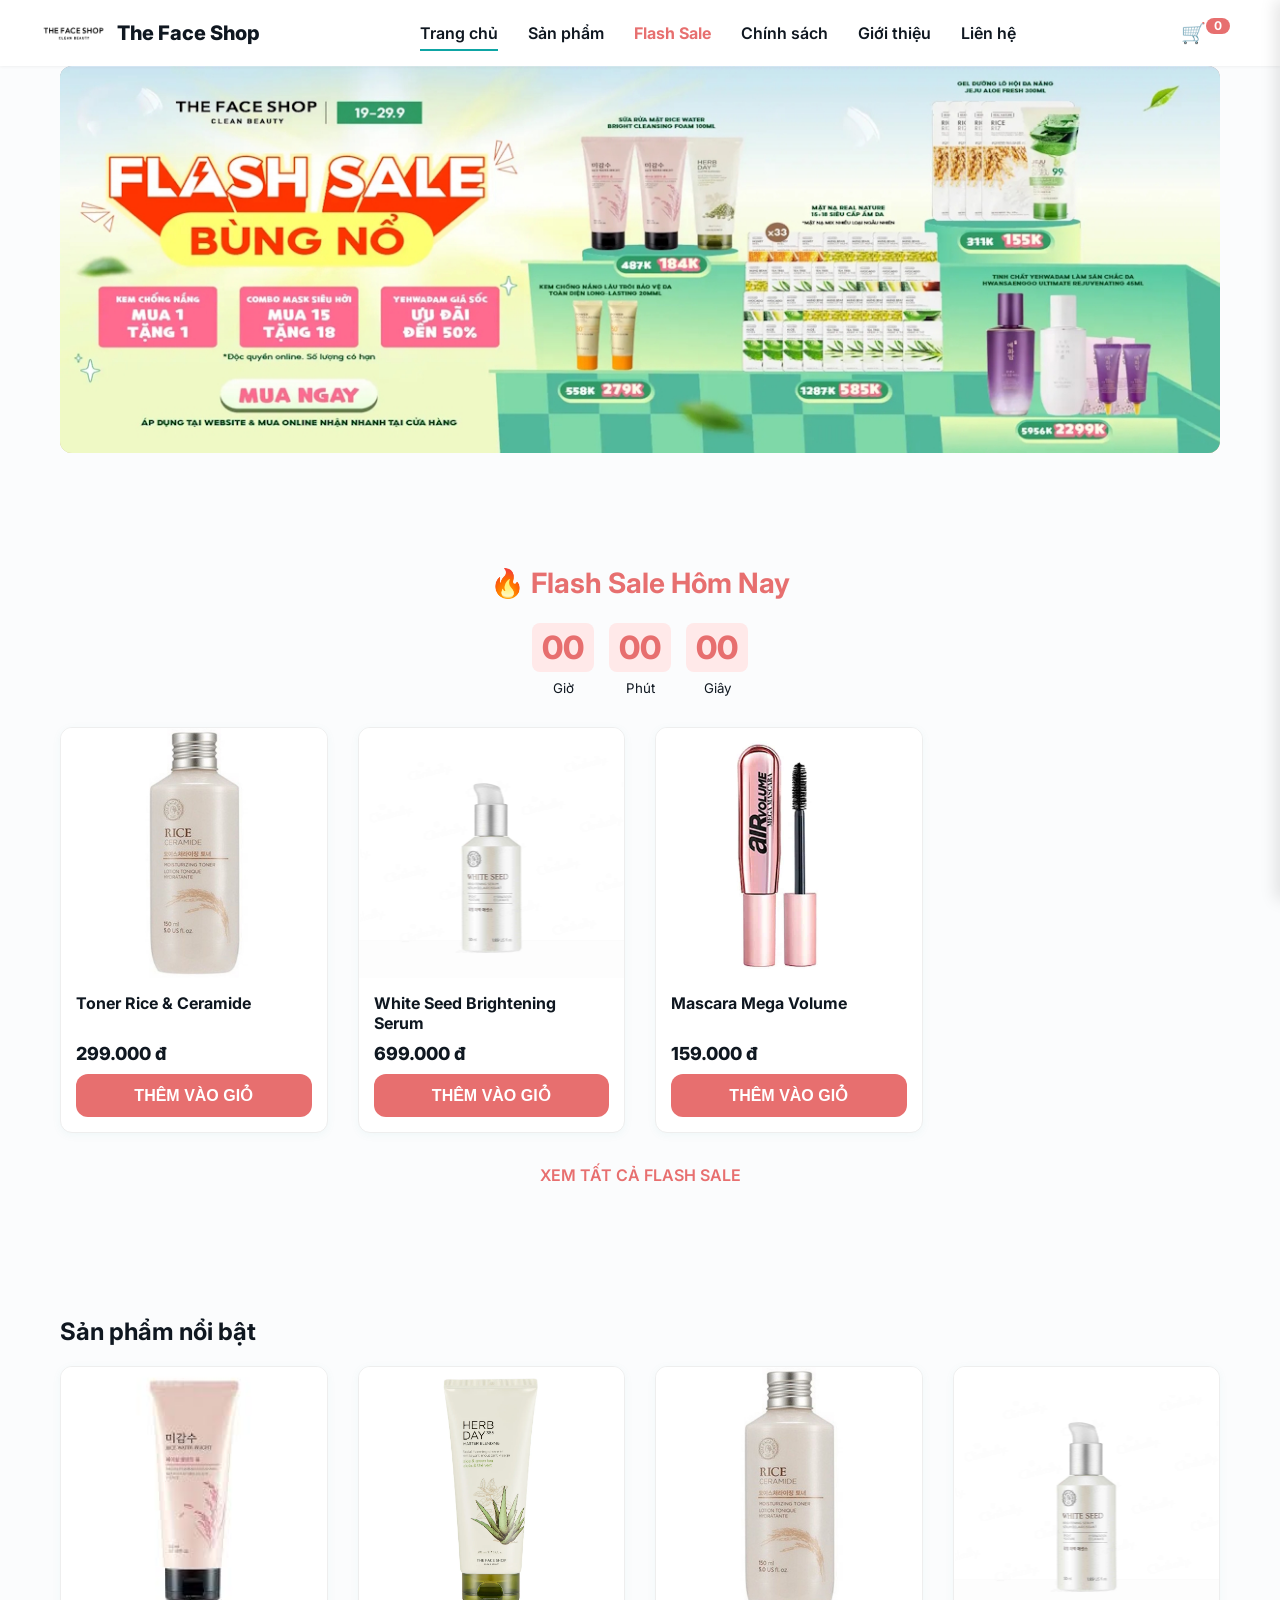
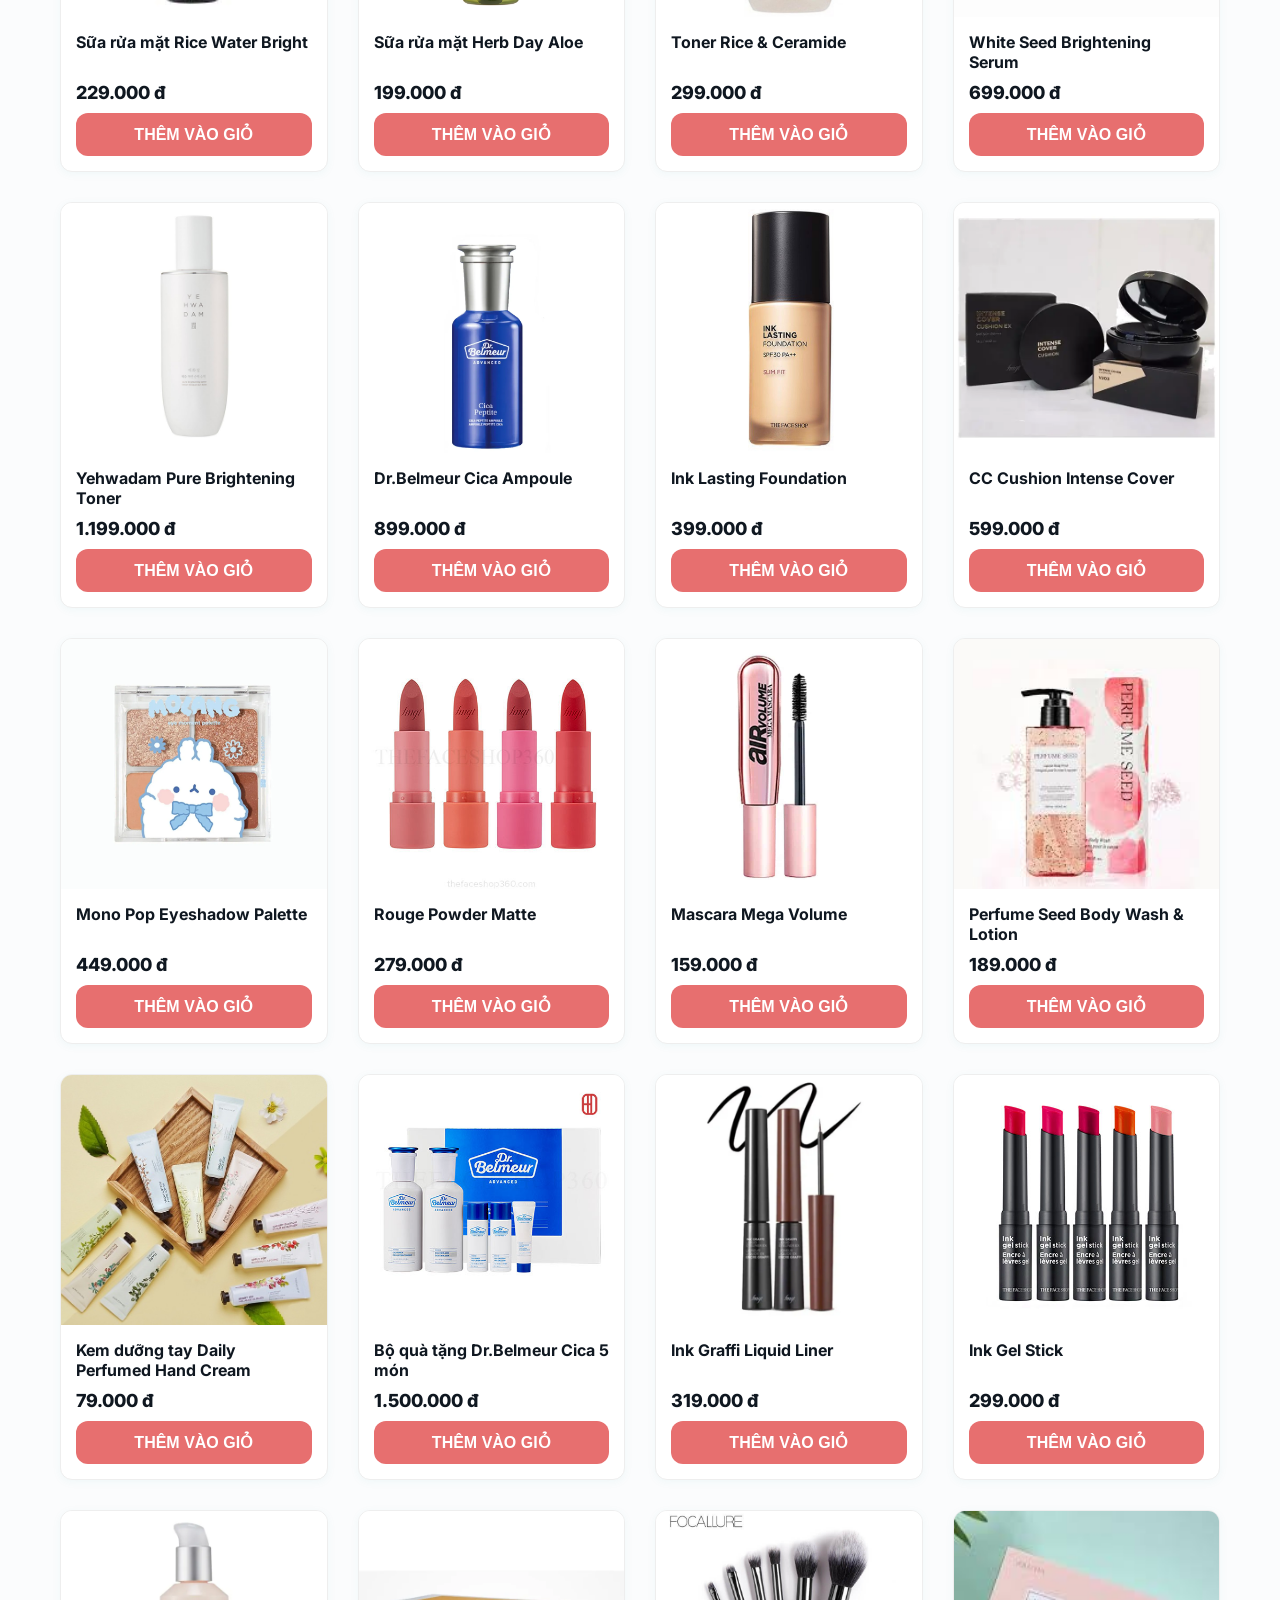
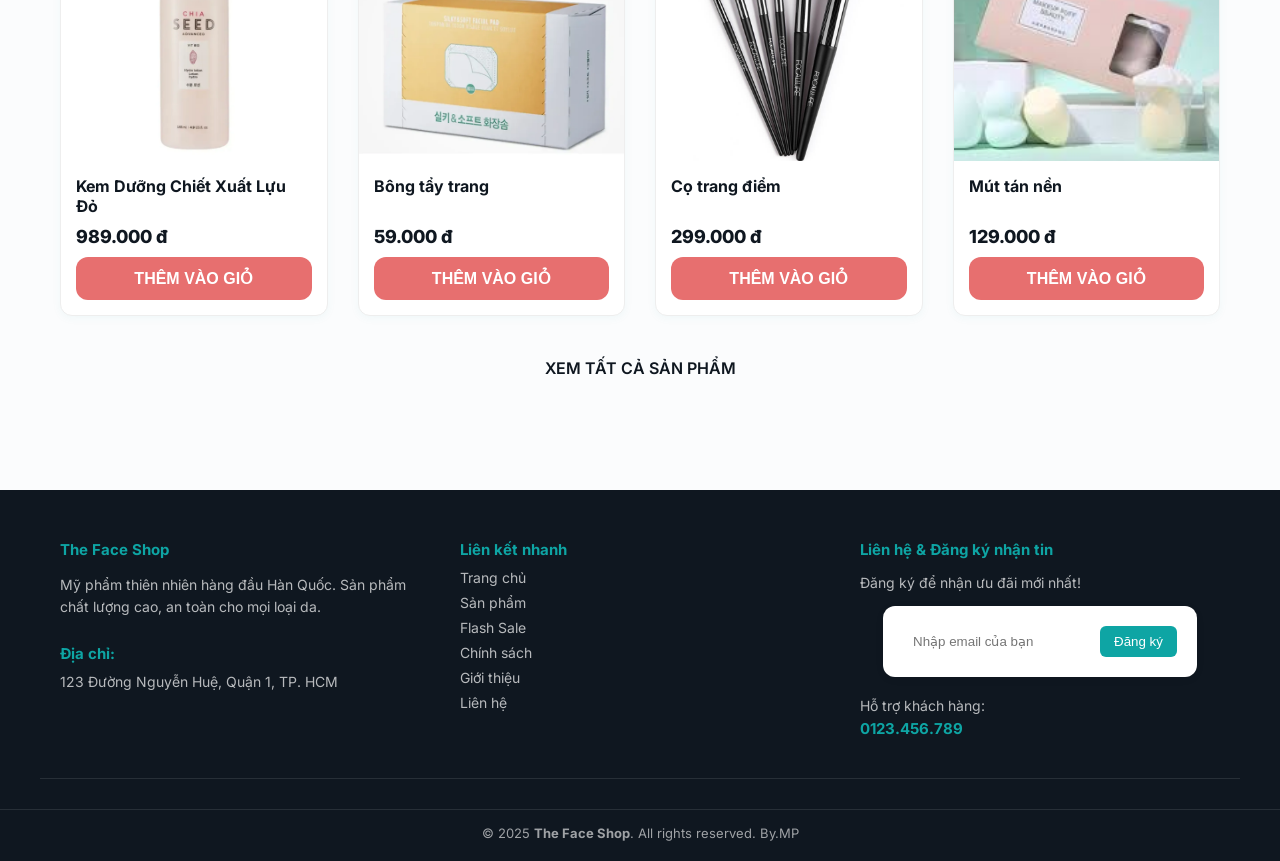
<file: index.html>
<!doctype html>
<html lang="vi">
<head>
  <meta charset="utf-8" />
  <meta name="viewport" content="width=device-width,initial-scale=1" />
  <title>The Face Shop — Demo chuyên nghiệp</title>
  <meta name="description" content="The Face Shop — demo giao diện chuyên nghiệp, responsive, giỏ hàng, slider, toast." />
  <link rel="preconnect" href="https://fonts.gstatic.com" crossorigin>
  <link href="https://fonts.googleapis.com/css2?family=Inter:wght@300;400;600;700;800;900&display=swap" rel="stylesheet">
  <link rel="stylesheet" href="style.css">
</head>

<body>
  <header id="siteHeader" class="header">
    <div class="container header-inner">
      <a class="brand" href="index.html">
        <img src="image/Logo.png" alt="The Face Shop" class="brand-logo">
        <div class="brand-text"><strong>The Face Shop</strong></div>
      </a>

      <nav class="nav">
        <a href="index.html" class="nav-link active">Trang chủ</a>
        <a href="sanpham.html" class="nav-link">Sản phẩm</a>
        <a href="flashsale.html" class="nav-link" style="color: var(--accent); font-weight: 700;">Flash Sale</a>
        <a href="policy.html" class="nav-link">Chính sách</a>
        <a href="about.html" class="nav-link">Giới thiệu</a>
        <a href="contact.html" class="nav-link">Liên hệ</a>
      </nav>

      <div class="header-actions">
        <a href="cart.html" class="icon-btn" id="openCartBtn">🛒 <span id="cartCount" class="badge">0</span></a>
      </div>
    </div>
  </header>

  <main class="container">
    <section id="heroSlider" class="hero-slider">
      <div class="slider-inner">
        <div class="slide"><img src="image/banner1.jpg"></div>
        <div class="slide"><img src="image/banner2.jpg"></div>
        <div class="slide"><img src="image/banner3.jpg"></div>
      </div>
      <div id="heroDots"></div>
    </section>

<section class="section flash-sale-section">
  <div class="section-header" style="text-align:center; margin-bottom: 30px;">
    <h2 style="color: var(--accent); font-size: 28px;">🔥 Flash Sale Hôm Nay</h2>
    <div class="flash-sale-timer" style="display:flex; justify-content:center; gap:15px;">
      <div class="timer-unit"><span id="fs-hours">00</span><small>Giờ</small></div>
      <div class="timer-unit"><span id="fs-minutes">00</span><small>Phút</small></div>
      <div class="timer-unit"><span id="fs-seconds">00</span><small>Giây</small></div>
    </div>
  </div>

  <div id="flashSaleGrid" class="product-grid">
    <p class="muted" style="grid-column:1 / -1;text-align:center;">Đang tải Flash Sale...</p>
  </div>

  <div style="text-align:center; margin-top: 20px;">
    <a href="flashsale.html" class="btn btn-outline" style="color: var(--accent); border-color: var(--accent);">
      Xem tất cả Flash Sale
    </a>
  </div>
</section>

    <section class="section">
      <h2>Sản phẩm nổi bật</h2>
      <div id="productGrid" class="product-grid">
        <p class="muted" style="grid-column:1 / -1;text-align:center;">Đang tải sản phẩm...</p>
      </div>
      <div style="text-align:center; margin-top:30px;">
        <a href="sanpham.html" class="btn btn-outline">Xem tất cả sản phẩm</a>
      </div>
    </section>
  </main>

  <aside id="cartDrawer" class="cart-drawer" aria-hidden="true"></aside>

  <div id="toastWrap" aria-live="polite" aria-atomic="true"></div>

<footer class="site-footer">
  <div class="container footer-inner">
    <div class="footer-col">
      <div class="footer-brand">
        <div><strong>The Face Shop</strong></div>
      </div>
      <p class="footer-desc">
        Mỹ phẩm thiên nhiên hàng đầu Hàn Quốc. Sản phẩm chất lượng cao, an toàn cho mọi loại da.
      </p>
      <div class="footer-address">
        <p><strong>Địa chỉ:</strong></p>
        <p>123 Đường Nguyễn Huệ, Quận 1, TP. HCM</p>
      </div>
    </div>
    <div class="footer-col">
      <strong class="footer-title">Liên kết nhanh</strong>
      <ul class="footer-links">
        <li><a href="index.html">Trang chủ</a></li>
        <li><a href="sanpham.html">Sản phẩm</a></li>
        <li><a href="flashsale.html">Flash Sale</a></li>
        <li><a href="policy.html">Chính sách</a></li>
        <li><a href="about.html">Giới thiệu</a></li>
        <li><a href="contact.html">Liên hệ</a></li>
      </ul>
    </div>
    <div class="footer-col">
      <strong class="footer-title">Liên hệ & Đăng ký nhận tin</strong>
      <p class="footer-text">Đăng ký để nhận ưu đãi mới nhất!</p>
      <form id="contactForm" class="contact-form">
        <input name="email" type="email" placeholder="Nhập email của bạn" required>
        <button type="submit" class="btn-footer">Đăng ký</button>
      </form>
      <div class="footer-support">
        <p>Hỗ trợ khách hàng:</p>
        <strong class="support-phone">0123.456.789</strong>
      </div>
    </div>
  </div>

  <div class="footer-bottom">
    © 2025 <strong>The Face Shop</strong>. All rights reserved.
    By.MP
  </div>
</footer>

  <script src="products_data.js"></script>
  <script src="voucher_data.js"></script>
  <script src="script.js"></script>
<script>
  document.body.classList.add('fade-transition');

window.addEventListener('DOMContentLoaded', () => {
  requestAnimationFrame(() => {
    document.body.classList.add('loaded');
  });
});

document.querySelectorAll('a[href]').forEach(link => {
  const url = link.getAttribute('href');
  if (url && !url.startsWith('#') && !url.startsWith('javascript')) {
    link.addEventListener('click', e => {
      e.preventDefault();
      document.body.classList.remove('loaded');
      setTimeout(() => {
        window.location.href = url;
      }, 300);
    });
  }
});
</script>
</body>
</html>
</file>
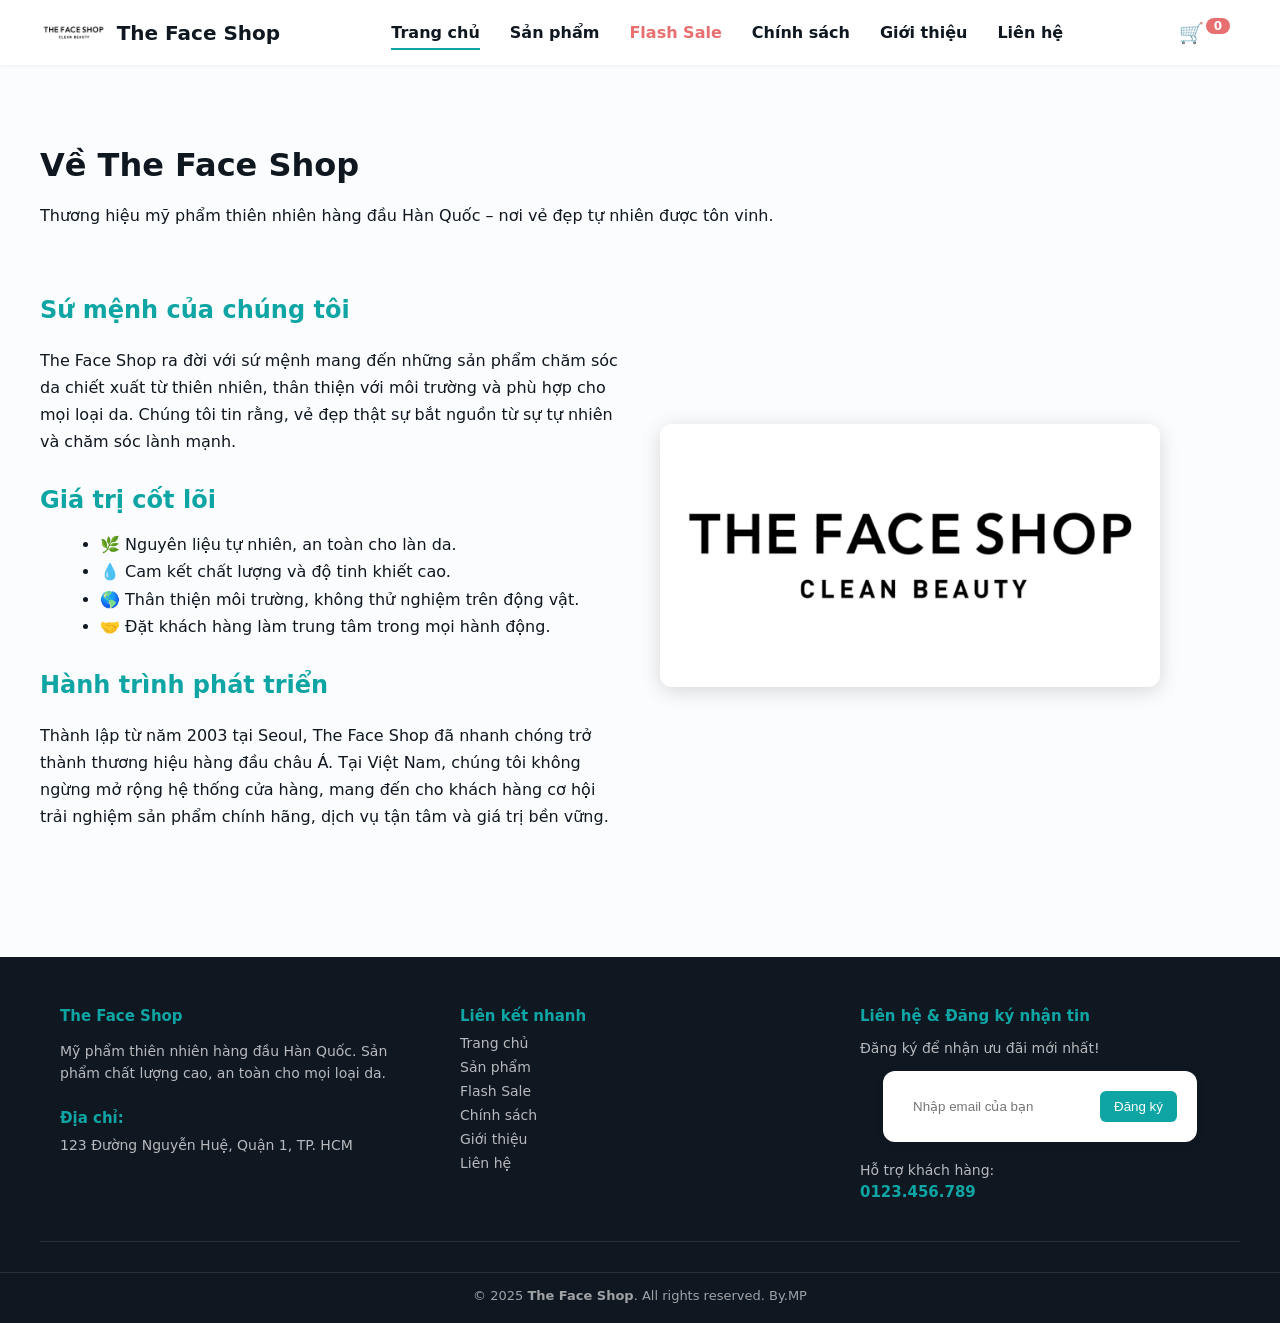
<file: about.html>
<!DOCTYPE html>
<html lang="vi">
<head>
  <meta charset="UTF-8">
  <meta name="viewport" content="width=device-width, initial-scale=1.0">
  <title>Giới thiệu | The Face Shop</title>
  <link rel="stylesheet" href="style.css">
</head>
<body class="fade-transition">
  <header id="siteHeader" class="header">
    <div class="container header-inner">
      <a class="brand" href="index.html">
        <img src="image/Logo.png" alt="The Face Shop" class="brand-logo">
        <div class="brand-text"><strong>The Face Shop</strong></div>
      </a>

      <nav class="nav">
        <a href="index.html" class="nav-link active">Trang chủ</a>
        <a href="sanpham.html" class="nav-link">Sản phẩm</a>
        <a href="flashsale.html" class="nav-link" style="color: var(--accent); font-weight: 700;">Flash Sale</a>
        <a href="policy.html" class="nav-link">Chính sách</a>
        <a href="about.html" class="nav-link">Giới thiệu</a>
        <a href="contact.html" class="nav-link">Liên hệ</a>
      </nav>

      <div class="header-actions">
        <a href="cart.html" class="icon-btn" id="openCartBtn">🛒 <span id="cartCount" class="badge">0</span></a>
      </div>
    </div>
  </header>
  <main class="container" style="padding:60px 0;">
    <h1 class="page-title">Về The Face Shop</h1>
    <p class="page-desc">Thương hiệu mỹ phẩm thiên nhiên hàng đầu Hàn Quốc – nơi vẻ đẹp tự nhiên được tôn vinh.</p>

    <section class="about-section">
      <div class="about-text">
        <h2>Sứ mệnh của chúng tôi</h2>
        <p>
          The Face Shop ra đời với sứ mệnh mang đến những sản phẩm chăm sóc da 
          chiết xuất từ thiên nhiên, thân thiện với môi trường và phù hợp cho mọi loại da. 
          Chúng tôi tin rằng, vẻ đẹp thật sự bắt nguồn từ sự tự nhiên và chăm sóc lành mạnh.
        </p>
        <h2>Giá trị cốt lõi</h2>
        <ul>
          <li>🌿 Nguyên liệu tự nhiên, an toàn cho làn da.</li>
          <li>💧 Cam kết chất lượng và độ tinh khiết cao.</li>
          <li>🌎 Thân thiện môi trường, không thử nghiệm trên động vật.</li>
          <li>🤝 Đặt khách hàng làm trung tâm trong mọi hành động.</li>
        </ul>
        <h2>Hành trình phát triển</h2>
        <p>
          Thành lập từ năm 2003 tại Seoul, The Face Shop đã nhanh chóng trở thành thương hiệu hàng đầu châu Á.  
          Tại Việt Nam, chúng tôi không ngừng mở rộng hệ thống cửa hàng, mang đến cho khách hàng cơ hội 
          trải nghiệm sản phẩm chính hãng, dịch vụ tận tâm và giá trị bền vững.
        </p>
      </div>

      <div class="about-image">
        <img src="image/Logo.png" alt="Giới thiệu The Face Shop">
      </div>
    </section>
  </main>

<footer class="site-footer">
  <div class="container footer-inner">
    <div class="footer-col">
      <div class="footer-brand">
        <div><strong>The Face Shop</strong></div>
      </div>
      <p class="footer-desc">
        Mỹ phẩm thiên nhiên hàng đầu Hàn Quốc. Sản phẩm chất lượng cao, an toàn cho mọi loại da.
      </p>
      <div class="footer-address">
        <p><strong>Địa chỉ:</strong></p>
        <p>123 Đường Nguyễn Huệ, Quận 1, TP. HCM</p>
      </div>
    </div>
    <div class="footer-col">
      <strong class="footer-title">Liên kết nhanh</strong>
      <ul class="footer-links">
        <li><a href="index.html">Trang chủ</a></li>
        <li><a href="sanpham.html">Sản phẩm</a></li>
        <li><a href="flashsale.html">Flash Sale</a></li>
        <li><a href="policy.html">Chính sách</a></li>
        <li><a href="about.html">Giới thiệu</a></li>
        <li><a href="contact.html">Liên hệ</a></li>
      </ul>
    </div>
    <div class="footer-col">
      <strong class="footer-title">Liên hệ & Đăng ký nhận tin</strong>
      <p class="footer-text">Đăng ký để nhận ưu đãi mới nhất!</p>
      <form id="contactForm" class="contact-form">
        <input name="email" type="email" placeholder="Nhập email của bạn" required>
        <button type="submit" class="btn-footer">Đăng ký</button>
      </form>
      <div class="footer-support">
        <p>Hỗ trợ khách hàng:</p>
        <strong class="support-phone">0123.456.789</strong>
      </div>
    </div>
  </div>

  <div class="footer-bottom">
    © 2025 <strong>The Face Shop</strong>. All rights reserved.
    By.MP
  </div>
</footer>
  <script>
  document.body.classList.add('fade-transition');
  window.addEventListener('DOMContentLoaded', () => requestAnimationFrame(() => document.body.classList.add('loaded')));
  document.querySelectorAll('a[href]').forEach(link => {
    const url = link.getAttribute('href');
    if (url && !url.startsWith('#') && !url.startsWith('javascript')) {
      link.addEventListener('click', e => {
        e.preventDefault();
        document.body.classList.remove('loaded');
        setTimeout(() => { window.location.href = url; }, 300);
      });
    }
  });
  </script>
</body>
</html>
</file>
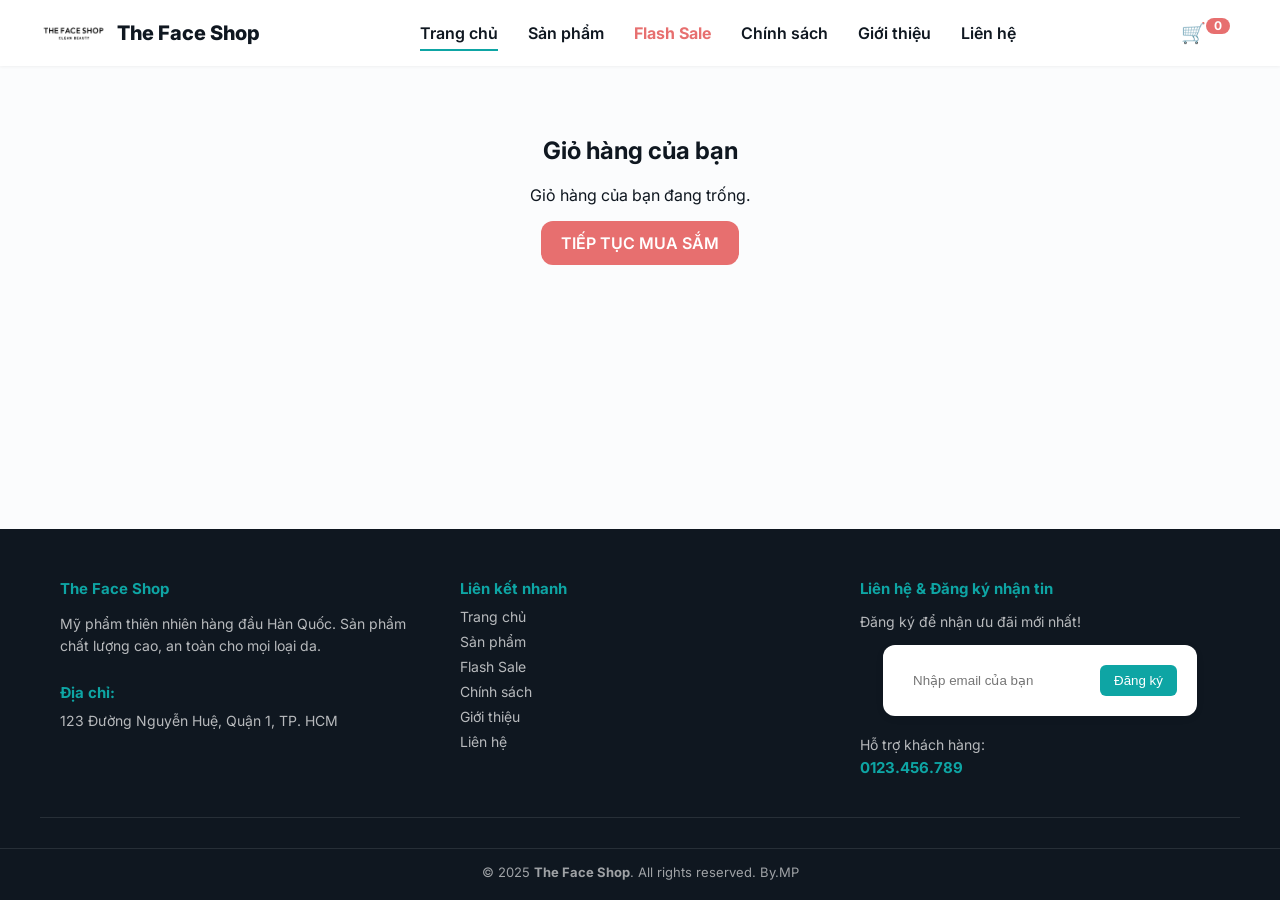
<file: cart.html>
<!doctype html>
<html lang="vi">
<head>
  <meta charset="utf-8" />
  <meta name="viewport" content="width=device-width,initial-scale=1" />
  <title>Giỏ hàng của bạn - The Face Shop</title>
  <link href="https://fonts.googleapis.com/css2?family=Inter:wght@400;600;700;800;900&display=swap" rel="stylesheet">
  <link rel="stylesheet" href="style.css">
</head>
<body>
  <header id="siteHeader" class="header">
    <div class="container header-inner">
      <a class="brand" href="index.html">
        <img src="image/Logo.png" alt="The Face Shop" class="brand-logo">
        <div class="brand-text"><strong>The Face Shop</strong></div>
      </a>

      <nav class="nav">
        <a href="index.html" class="nav-link active">Trang chủ</a>
        <a href="sanpham.html" class="nav-link">Sản phẩm</a>
        <a href="flashsale.html" class="nav-link" style="color: var(--accent); font-weight: 700;">Flash Sale</a>
        <a href="policy.html" class="nav-link">Chính sách</a>
        <a href="about.html" class="nav-link">Giới thiệu</a>
        <a href="contact.html" class="nav-link">Liên hệ</a>
      </nav>

      <div class="header-actions">
        <a href="cart.html" class="icon-btn" id="openCartBtn">🛒 <span id="cartCount" class="badge">0</span></a>
      </div>
    </div>
  </header>

<main class="container section">
    <h2 style="text-align: center;">Giỏ hàng của bạn</h2>
    
    <div id="emptyCartMessage" style="text-align: center; display: none;">
        <p class="muted">Giỏ hàng của bạn đang trống.</p>
        <a href="sanpham.html" class="btn btn-primary">Tiếp tục mua sắm</a>
    </div>

    <div class="cart-page-layout" id="cartSection" style="display: none;">
        <div class="cart-page-left">
            <div class="cart-header">
                <span class="col-product">Sản phẩm</span>
                <span class="col-price">Giá</span>
                <span class="col-qty">Số lượng</span>
                <span class="col-total">Tổng tiền</span>
            </div>
            <div id="cartItems" class="cart-items-list">
                </div>
            <a href="sanpham.html" class="btn btn-outline" style="margin-top: 20px;"> ← Tiếp tục mua sắm</a>
        </div>

        <div class="cart-page-right">
            <div class="cart-summary-box">
                <h3>Tóm tắt đơn hàng</h3>
                
                <form id="voucherForm" class="voucher-form">
                    <input id="voucherCode" type="text" placeholder="Nhập mã giảm giá" required>
                    <button type="submit" class="btn btn-primary">Áp dụng</button>
                </form>
                <div class="available-vouchers-box">
                    <h4 style="margin-top: 15px; margin-bottom: 5px;">Mã giảm giá có sẵn:</h4>
                    <div id="availableVouchersList">
                        </div>
                </div>
                <div class="summary-line subtotal-line">
                    <span>Tạm tính:</span>
                    <span id="cartPageSubtotal">0đ</span>
                </div>

                <div class="summary-line discount-line">
                    <span>Mã giảm giá:</span>
                    <span>- 0đ</span> </div>

                <div class="summary-line shipping-line">
                    <span>Phí vận chuyển:</span>
                    <span>30.000đ</span> </div>

                <div class="summary-line total-line">
                    <span>Tổng cộng:</span>
                    <span id="cartPageGrandTotal">0đ</span>
                </div>
                
                <a href="checkout.html" class="btn btn-primary btn-full">Tiến hành đặt hàng</a>
            </div>
        </div>
    </div>
</main>

<footer class="site-footer">
  <div class="container footer-inner">
    <div class="footer-col">
      <div class="footer-brand">
        <div><strong>The Face Shop</strong></div>
      </div>
      <p class="footer-desc">
        Mỹ phẩm thiên nhiên hàng đầu Hàn Quốc. Sản phẩm chất lượng cao, an toàn cho mọi loại da.
      </p>
      <div class="footer-address">
        <p><strong>Địa chỉ:</strong></p>
        <p>123 Đường Nguyễn Huệ, Quận 1, TP. HCM</p>
      </div>
    </div>
    <div class="footer-col">
      <strong class="footer-title">Liên kết nhanh</strong>
      <ul class="footer-links">
        <li><a href="index.html">Trang chủ</a></li>
        <li><a href="sanpham.html">Sản phẩm</a></li>
        <li><a href="flashsale.html">Flash Sale</a></li>
        <li><a href="policy.html">Chính sách</a></li>
        <li><a href="about.html">Giới thiệu</a></li>
        <li><a href="contact.html">Liên hệ</a></li>
      </ul>
    </div>
    <div class="footer-col">
      <strong class="footer-title">Liên hệ & Đăng ký nhận tin</strong>
      <p class="footer-text">Đăng ký để nhận ưu đãi mới nhất!</p>
      <form id="contactForm" class="contact-form">
        <input name="email" type="email" placeholder="Nhập email của bạn" required>
        <button type="submit" class="btn-footer">Đăng ký</button>
      </form>
      <div class="footer-support">
        <p>Hỗ trợ khách hàng:</p>
        <strong class="support-phone">0123.456.789</strong>
      </div>
    </div>
  </div>

  <div class="footer-bottom">
    © 2025 <strong>The Face Shop</strong>. All rights reserved.
    By.MP
  </div>
</footer>

<div id="toastWrap"></div>
<script src="products_data.js"></script>
<script src="script.js"></script>
<script src="voucher_data.js"></script>
<script>
    document.addEventListener('DOMContentLoaded', () => {
        if (typeof renderCart === 'function') {
            renderCart();
        }
        
        if (typeof initCartListeners === 'function') {
            initCartListeners();
        }
    });
</script>
</body>
</html>
</file>
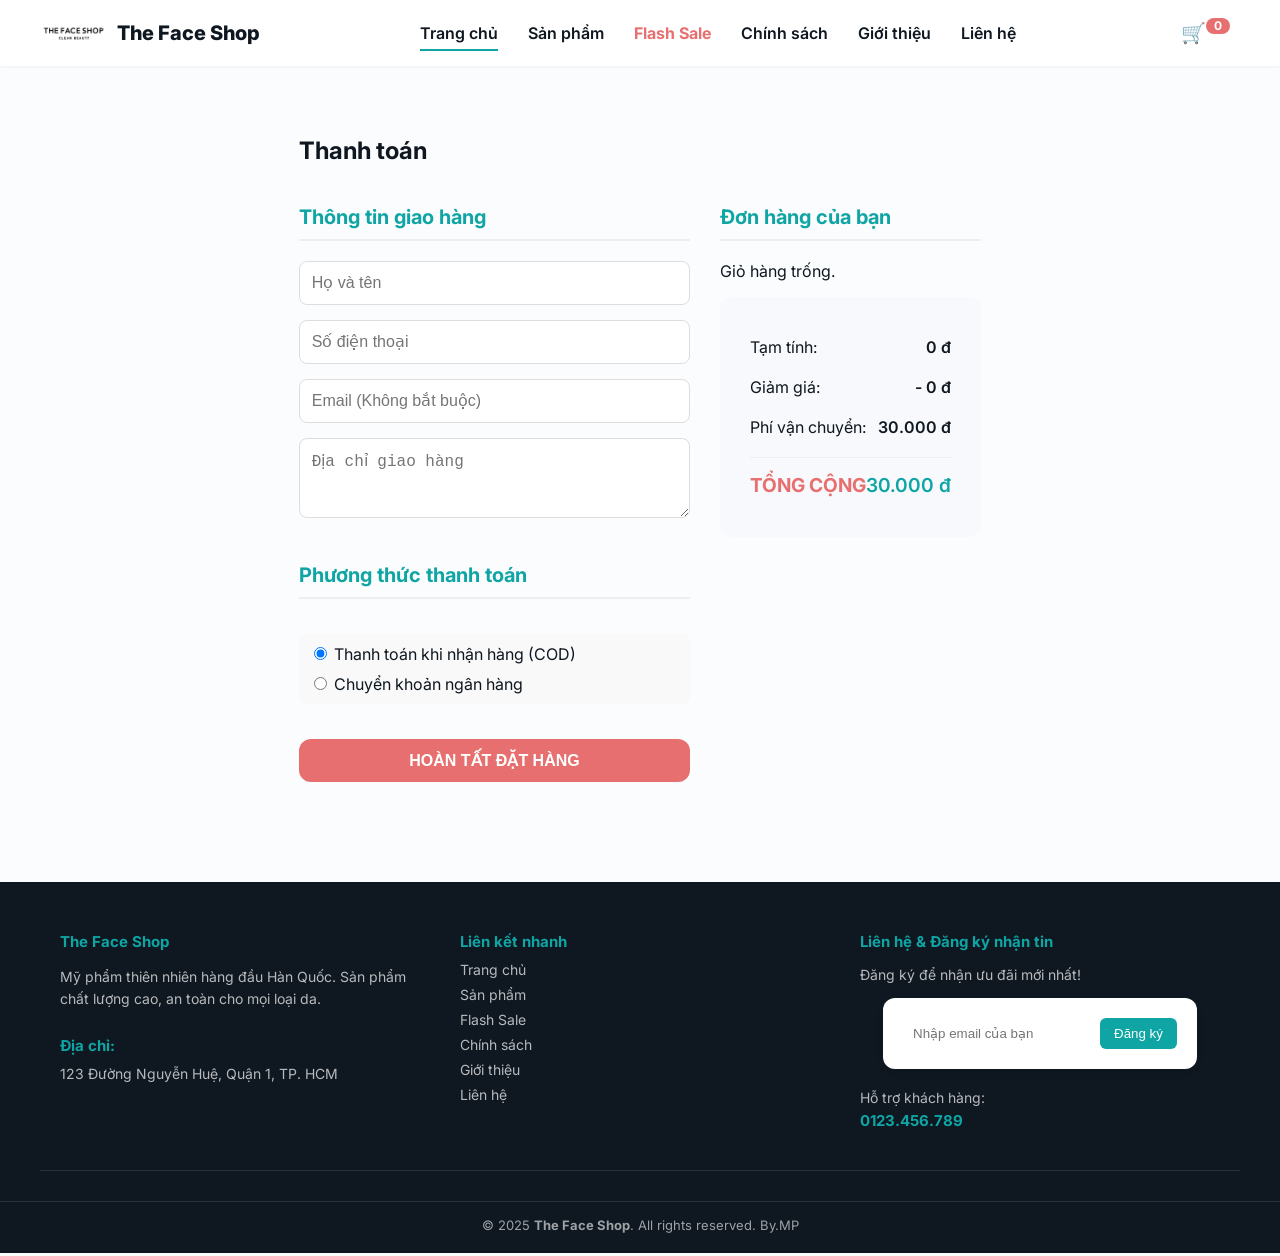
<file: checkout.html>
<!doctype html>
<html lang="vi">
<head>
  <meta charset="utf-8" />
  <meta name="viewport" content="width=device-width,initial-scale=1" />
  <title>Thanh toán - The Face Shop</title>
  <link href="https://fonts.googleapis.com/css2?family=Inter:wght@400;600;700;800;900&display=swap" rel="stylesheet">
  <link rel="stylesheet" href="style.css">
</head>
<body>
  <header id="siteHeader" class="header">
    <div class="container header-inner">
      <a class="brand" href="index.html">
        <img src="image/Logo.png" alt="The Face Shop" class="brand-logo">
        <div class="brand-text"><strong>The Face Shop</strong></div>
      </a>

      <nav class="nav">
        <a href="index.html" class="nav-link active">Trang chủ</a>
        <a href="sanpham.html" class="nav-link">Sản phẩm</a>
        <a href="flashsale.html" class="nav-link" style="color: var(--accent); font-weight: 700;">Flash Sale</a>
        <a href="policy.html" class="nav-link">Chính sách</a>
        <a href="about.html" class="nav-link">Giới thiệu</a>
        <a href="contact.html" class="nav-link">Liên hệ</a>
      </nav>

      <div class="header-actions">
        <a href="cart.html" class="icon-btn" id="openCartBtn">🛒 <span id="cartCount" class="badge">0</span></a>
      </div>
    </div>
  </header>
<main class="container section">
  <h2>Thanh toán</h2>
  <div class="checkout-grid">
    <div class="checkout-left">
      <h3>Thông tin giao hàng</h3>

      <form id="checkoutForm" class="checkout-form">
        <input name="name" placeholder="Họ và tên" required>
        <input name="phone" placeholder="Số điện thoại" required>
        <input name="email" type="email" placeholder="Email (Không bắt buộc)">
        <textarea name="address" rows="3" placeholder="Địa chỉ giao hàng" required></textarea>

        <h3 style="margin-top: 30px;">Phương thức thanh toán</h3>
        <div style="display: flex; flex-direction: column; gap: 10px; padding: 10px; background: #f9f9f9; border-radius: 8px;">
          <label><input type="radio" name="payment" value="cod" checked> Thanh toán khi nhận hàng (COD)</label>
          <label><input type="radio" name="payment" value="bank"> Chuyển khoản ngân hàng</label>
        </div>

        <button type="submit" class="btn btn-primary" style="margin-top: 20px;">HOÀN TẤT ĐẶT HÀNG</button>
      </form>
    </div>
    <div class="checkout-right">
      <h3>Đơn hàng của bạn</h3>
      <div id="checkoutItemsList" class="checkout-items-list">
        <div class="checkout-header-row" style="display: flex; justify-content: space-between; font-weight: 600; padding-bottom: 5px; border-bottom: 1px solid #ccc; margin-bottom: 10px;">
          <span style="flex: 3;">Sản phẩm</span>
          <span style="flex: 1; text-align: center;">SL</span>
          <span style="flex: 1; text-align: right;">Thành tiền</span>
        </div>
      </div>

      <div class="cart-summary-box">
        <div class="summary-line subtotal-line">
          <span>Tạm tính:</span><span>0đ</span>
        </div>
        <div class="summary-line discount-line">
          <span>Giảm giá:</span><span>- 0đ</span>
        </div>
        <div class="summary-line shipping-line">
          <span>Phí vận chuyển:</span><span>0đ</span>
        </div>
        <div class="summary-line total-line" style="padding-top: 15px; border-top: 1px solid #eee;">
          <span>TỔNG CỘNG</span>
          <span id="checkoutFinalTotal" style="color: var(--primary); font-weight: 600;">0đ</span> 
        </div>
      </div>
    </div>
  </div>

  <div id="orderConfirmation" class="order-confirmation" 
     style="display:none; padding:30px; border:1px solid #ccc; border-radius:8px; margin-top:30px; text-align:center;">
  <h2>🎉 Đặt hàng thành công!</h2>
  <p>Cảm ơn bạn đã đặt hàng tại The Face Shop.</p>

  <div style="text-align:left; max-width:400px; margin:0 auto;">
    <strong>Mã đơn hàng:</strong> <span id="orderCode"></span><br>
    <strong>Mã vận chuyển:</strong> <span id="shippingCode"></span><br>
    <hr style="border-top:1px dashed #ddd; margin:10px 0;">
    <strong>Tổng tiền đã thanh toán:</strong>
    <strong id="finalPaidTotal" style="color:var(--primary);">0đ</strong>
  </div>
  <div id="customerInfo"></div>

  <a href="index.html" class="btn btn-primary" style="margin-top:30px;">Về trang chủ</a>
</div>

</main>

<footer class="site-footer">
  <div class="container footer-inner">
    <div class="footer-col">
      <div class="footer-brand">
        <div><strong>The Face Shop</strong></div>
      </div>
      <p class="footer-desc">
        Mỹ phẩm thiên nhiên hàng đầu Hàn Quốc. Sản phẩm chất lượng cao, an toàn cho mọi loại da.
      </p>
      <div class="footer-address">
        <p><strong>Địa chỉ:</strong></p>
        <p>123 Đường Nguyễn Huệ, Quận 1, TP. HCM</p>
      </div>
    </div>
    <div class="footer-col">
      <strong class="footer-title">Liên kết nhanh</strong>
      <ul class="footer-links">
        <li><a href="index.html">Trang chủ</a></li>
        <li><a href="sanpham.html">Sản phẩm</a></li>
        <li><a href="flashsale.html">Flash Sale</a></li>
        <li><a href="policy.html">Chính sách</a></li>
        <li><a href="about.html">Giới thiệu</a></li>
        <li><a href="contact.html">Liên hệ</a></li>
      </ul>
    </div>
    <div class="footer-col">
      <strong class="footer-title">Liên hệ & Đăng ký nhận tin</strong>
      <p class="footer-text">Đăng ký để nhận ưu đãi mới nhất!</p>
      <form id="contactForm" class="contact-form">
        <input name="email" type="email" placeholder="Nhập email của bạn" required>
        <button type="submit" class="btn-footer">Đăng ký</button>
      </form>
      <div class="footer-support">
        <p>Hỗ trợ khách hàng:</p>
        <strong class="support-phone">0123.456.789</strong>
      </div>
    </div>
  </div>

  <div class="footer-bottom">
    © 2025 <strong>The Face Shop</strong>. All rights reserved.
    By.MP
  </div>
</footer>

<script src="products_data.js"></script>
<script src="script.js"></script>
</body>
</html>
</file>
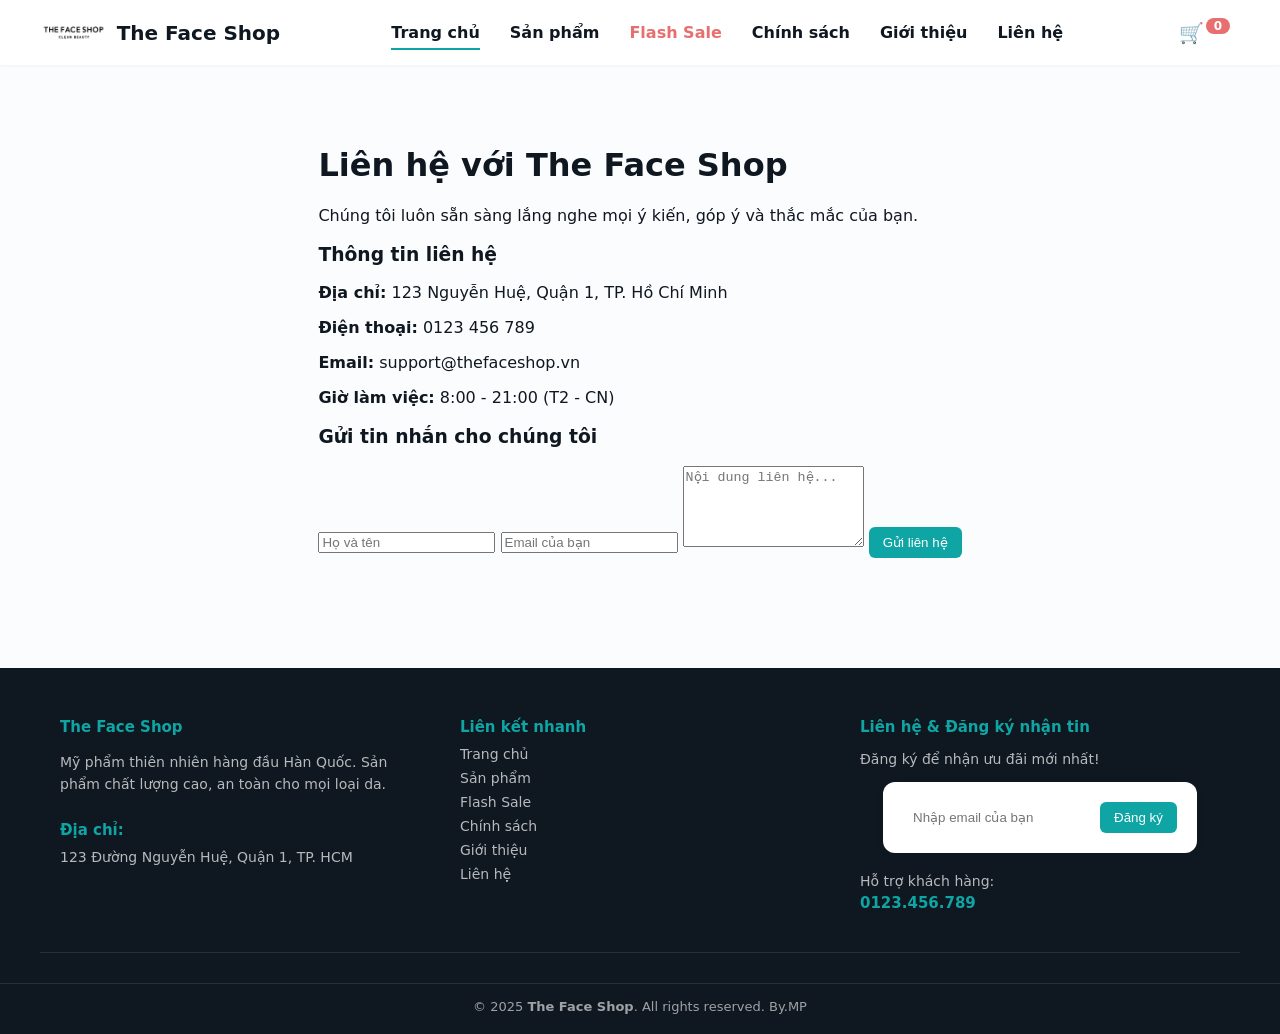
<file: contact.html>
<!DOCTYPE html>
<html lang="vi">
<head>
  <meta charset="UTF-8">
  <meta name="viewport" content="width=device-width, initial-scale=1.0">
  <title>Liên hệ | The Face Shop</title>
  <link rel="stylesheet" href="style.css">
</head>
<body class="fade-transition">
  <header id="siteHeader" class="header">
    <div class="container header-inner">
      <a class="brand" href="index.html">
        <img src="image/Logo.png" alt="The Face Shop" class="brand-logo">
        <div class="brand-text"><strong>The Face Shop</strong></div>
      </a>

      <nav class="nav">
        <a href="index.html" class="nav-link active">Trang chủ</a>
        <a href="sanpham.html" class="nav-link">Sản phẩm</a>
        <a href="flashsale.html" class="nav-link" style="color: var(--accent); font-weight: 700;">Flash Sale</a>
        <a href="policy.html" class="nav-link">Chính sách</a>
        <a href="about.html" class="nav-link">Giới thiệu</a>
        <a href="contact.html" class="nav-link">Liên hệ</a>
      </nav>

      <div class="header-actions">
        <a href="cart.html" class="icon-btn" id="openCartBtn">🛒 <span id="cartCount" class="badge">0</span></a>
      </div>
    </div>
  </header>
  <main class="container" style="padding:60px 0;">
    <h1 class="page-title">Liên hệ với The Face Shop</h1>
    <p class="page-desc">Chúng tôi luôn sẵn sàng lắng nghe mọi ý kiến, góp ý và thắc mắc của bạn.</p>

    <div class="contact-grid">
      <div class="contact-info">
        <h3>Thông tin liên hệ</h3>
        <p><strong>Địa chỉ:</strong> 123 Nguyễn Huệ, Quận 1, TP. Hồ Chí Minh</p>
        <p><strong>Điện thoại:</strong> 0123 456 789</p>
        <p><strong>Email:</strong> support@thefaceshop.vn</p>
        <p><strong>Giờ làm việc:</strong> 8:00 - 21:00 (T2 - CN)</p>
      </div>

      <form class="contact-form-box">
        <h3>Gửi tin nhắn cho chúng tôi</h3>
        <input type="text" placeholder="Họ và tên" required>
        <input type="email" placeholder="Email của bạn" required>
        <textarea rows="5" placeholder="Nội dung liên hệ..." required></textarea>
        <button type="submit" class="btn-footer">Gửi liên hệ</button>
      </form>
    </div>
  </main>

<footer class="site-footer">
  <div class="container footer-inner">
    <div class="footer-col">
      <div class="footer-brand">
        <div><strong>The Face Shop</strong></div>
      </div>
      <p class="footer-desc">
        Mỹ phẩm thiên nhiên hàng đầu Hàn Quốc. Sản phẩm chất lượng cao, an toàn cho mọi loại da.
      </p>
      <div class="footer-address">
        <p><strong>Địa chỉ:</strong></p>
        <p>123 Đường Nguyễn Huệ, Quận 1, TP. HCM</p>
      </div>
    </div>
    <div class="footer-col">
      <strong class="footer-title">Liên kết nhanh</strong>
      <ul class="footer-links">
        <li><a href="index.html">Trang chủ</a></li>
        <li><a href="sanpham.html">Sản phẩm</a></li>
        <li><a href="flashsale.html">Flash Sale</a></li>
        <li><a href="policy.html">Chính sách</a></li>
        <li><a href="about.html">Giới thiệu</a></li>
        <li><a href="contact.html">Liên hệ</a></li>
      </ul>
    </div>
    <div class="footer-col">
      <strong class="footer-title">Liên hệ & Đăng ký nhận tin</strong>
      <p class="footer-text">Đăng ký để nhận ưu đãi mới nhất!</p>
      <form id="contactForm" class="contact-form">
        <input name="email" type="email" placeholder="Nhập email của bạn" required>
        <button type="submit" class="btn-footer">Đăng ký</button>
      </form>
      <div class="footer-support">
        <p>Hỗ trợ khách hàng:</p>
        <strong class="support-phone">0123.456.789</strong>
      </div>
    </div>
  </div>

  <div class="footer-bottom">
    © 2025 <strong>The Face Shop</strong>. All rights reserved.
    By.MP
  </div>
</footer>
  <script>
  document.body.classList.add('fade-transition');
  window.addEventListener('DOMContentLoaded', () => requestAnimationFrame(() => document.body.classList.add('loaded')));
  document.querySelectorAll('a[href]').forEach(link => {
    const url = link.getAttribute('href');
    if (url && !url.startsWith('#') && !url.startsWith('javascript')) {
      link.addEventListener('click', e => {
        e.preventDefault();
        document.body.classList.remove('loaded');
        setTimeout(() => { window.location.href = url; }, 300);
      });
    }
  });
  </script>
</body>
</html>
</file>
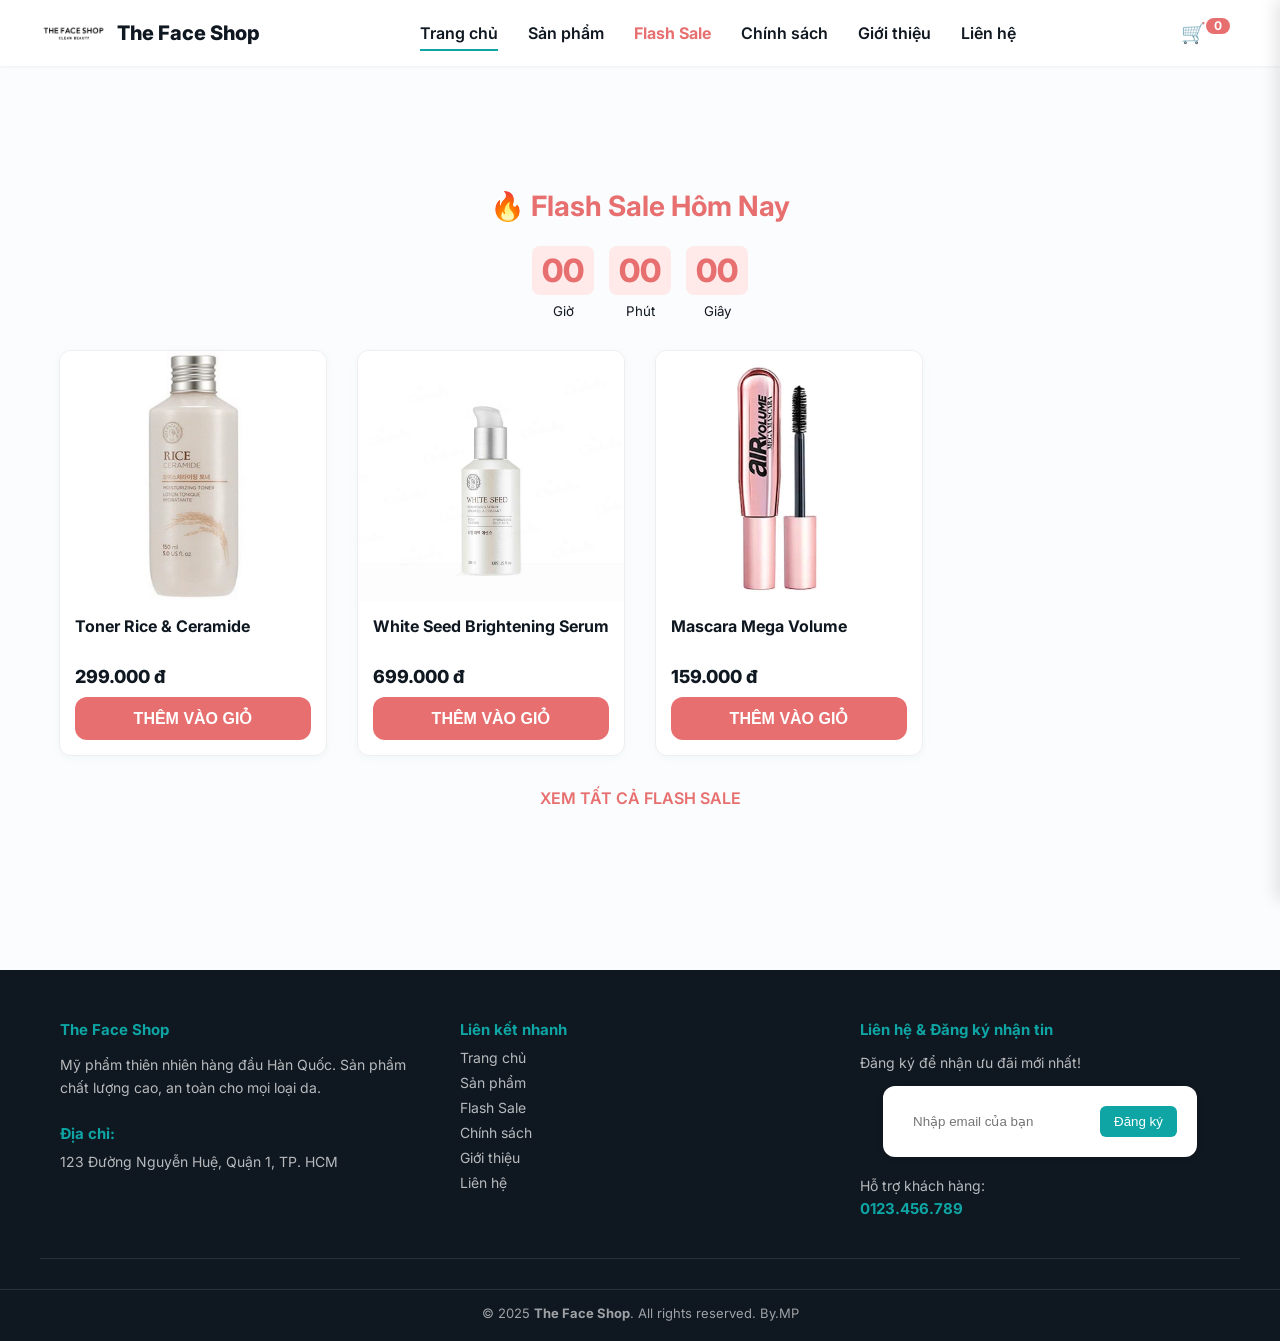
<file: flashsale.html>
<!doctype html>
<html lang="vi">
<head>
  <meta charset="utf-8" />
  <meta name="viewport" content="width=device-width,initial-scale=1" />
  <title>Flash Sale - Siêu ưu đãi hôm nay</title>
  <link href="https://fonts.googleapis.com/css2?family=Inter:wght@400;600;700;800;900&display=swap" rel="stylesheet">
  <link rel="stylesheet" href="style.css">
  </head>
<body>
  <header id="siteHeader" class="header">
    <div class="container header-inner">
      <a class="brand" href="index.html">
        <img src="image/Logo.png" alt="The Face Shop" class="brand-logo">
        <div class="brand-text"><strong>The Face Shop</strong></div>
      </a>

      <nav class="nav">
        <a href="index.html" class="nav-link active">Trang chủ</a>
        <a href="sanpham.html" class="nav-link">Sản phẩm</a>
        <a href="flashsale.html" class="nav-link" style="color: var(--accent); font-weight: 700;">Flash Sale</a>
        <a href="policy.html" class="nav-link">Chính sách</a>
        <a href="about.html" class="nav-link">Giới thiệu</a>
        <a href="contact.html" class="nav-link">Liên hệ</a>
      </nav>

      <div class="header-actions">
        <a href="cart.html" class="icon-btn" id="openCartBtn">🛒 <span id="cartCount" class="badge">0</span></a>
      </div>
    </div>
  </header>

<main class="container section">
    <section class="section flash-sale-section">
  <div class="section-header" style="text-align:center; margin-bottom: 30px;">
    <h2 style="color: var(--accent); font-size: 28px;">🔥 Flash Sale Hôm Nay</h2>
    <div class="flash-sale-timer" style="display:flex; justify-content:center; gap:15px;">
      <div class="timer-unit"><span id="fs-hours">00</span><small>Giờ</small></div>
      <div class="timer-unit"><span id="fs-minutes">00</span><small>Phút</small></div>
      <div class="timer-unit"><span id="fs-seconds">00</span><small>Giây</small></div>
    </div>
  </div>

  <div id="flashSaleGrid" class="product-grid">
    <p class="muted" style="grid-column:1 / -1;text-align:center;">Đang tải Flash Sale...</p>
  </div>

  <div style="text-align:center; margin-top: 20px;">
    <a href="flashsale.html" class="btn btn-outline" style="color: var(--accent); border-color: var(--accent);">
      Xem tất cả Flash Sale
    </a>
  </div>
</section>
</main>

<aside id="cartDrawer" class="cart-drawer" aria-hidden="true">
  </aside>

<div id="toastWrap"></div>

<footer class="site-footer">
  <div class="container footer-inner">
    <div class="footer-col">
      <div class="footer-brand">
        <div><strong>The Face Shop</strong></div>
      </div>
      <p class="footer-desc">
        Mỹ phẩm thiên nhiên hàng đầu Hàn Quốc. Sản phẩm chất lượng cao, an toàn cho mọi loại da.
      </p>
      <div class="footer-address">
        <p><strong>Địa chỉ:</strong></p>
        <p>123 Đường Nguyễn Huệ, Quận 1, TP. HCM</p>
      </div>
    </div>
    <div class="footer-col">
      <strong class="footer-title">Liên kết nhanh</strong>
      <ul class="footer-links">
        <li><a href="index.html">Trang chủ</a></li>
        <li><a href="sanpham.html">Sản phẩm</a></li>
        <li><a href="flashsale.html">Flash Sale</a></li>
        <li><a href="policy.html">Chính sách</a></li>
        <li><a href="about.html">Giới thiệu</a></li>
        <li><a href="contact.html">Liên hệ</a></li>
      </ul>
    </div>
    <div class="footer-col">
      <strong class="footer-title">Liên hệ & Đăng ký nhận tin</strong>
      <p class="footer-text">Đăng ký để nhận ưu đãi mới nhất!</p>
      <form id="contactForm" class="contact-form">
        <input name="email" type="email" placeholder="Nhập email của bạn" required>
        <button type="submit" class="btn-footer">Đăng ký</button>
      </form>
      <div class="footer-support">
        <p>Hỗ trợ khách hàng:</p>
        <strong class="support-phone">0123.456.789</strong>
      </div>
    </div>
  </div>

  <div class="footer-bottom">
    © 2025 <strong>The Face Shop</strong>. All rights reserved.
    By.MP
  </div>
</footer>

<script src="products_data.js"></script>
<script src="script.js"></script>
<script>

</script>
</body>
</html>
</file>
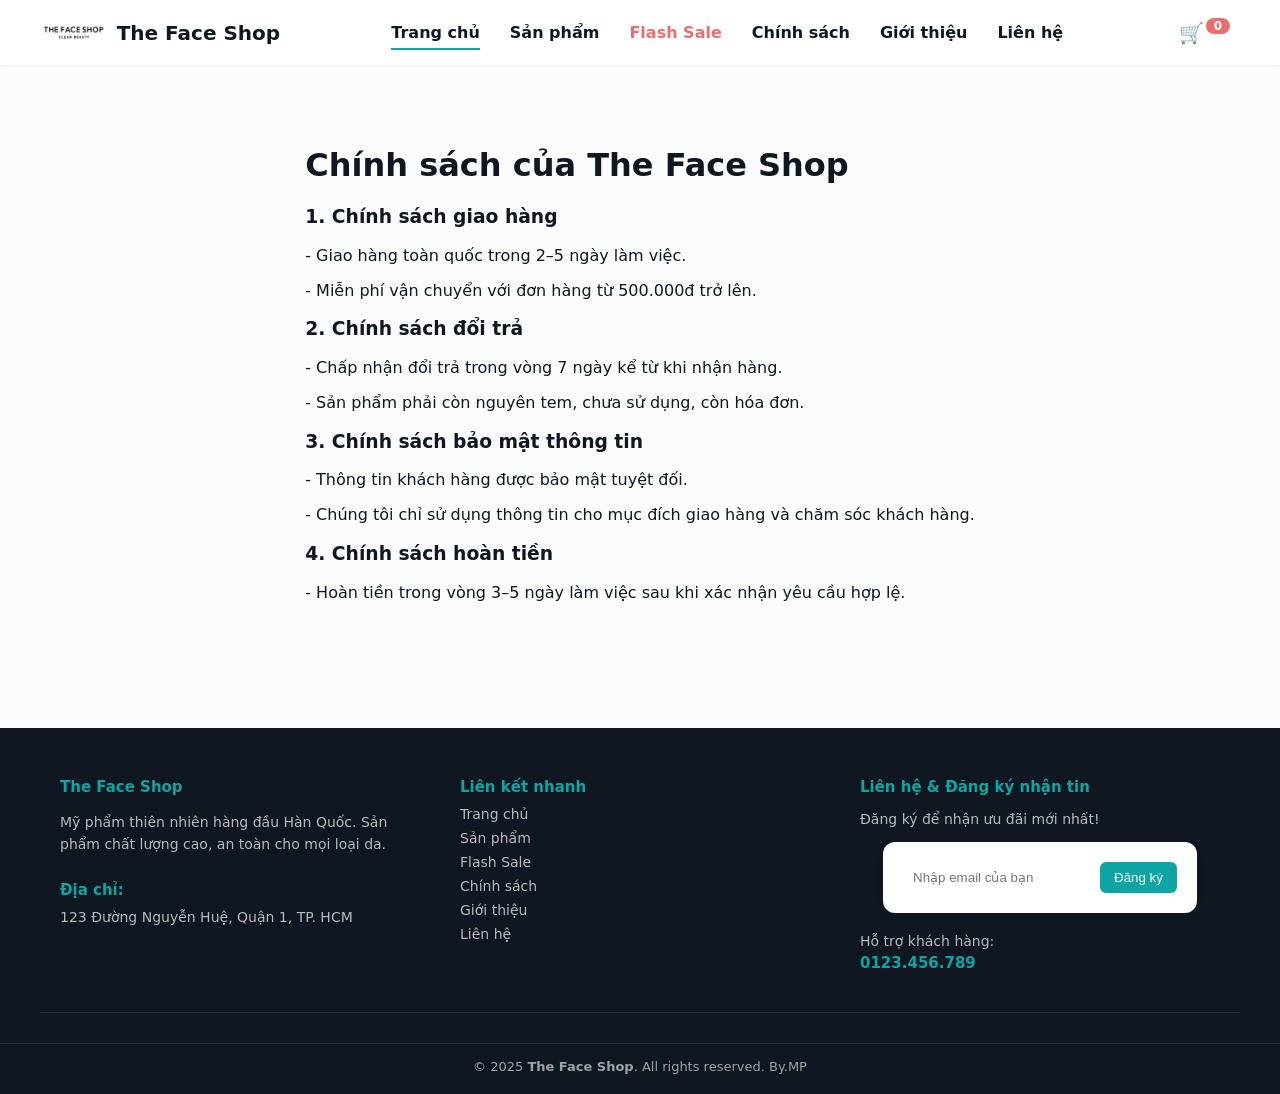
<file: policy.html>
<!DOCTYPE html>
<html lang="vi">
<head>
  <meta charset="UTF-8">
  <meta name="viewport" content="width=device-width, initial-scale=1.0">
  <title>Chính sách | The Face Shop</title>
  <link rel="stylesheet" href="style.css">
</head>
<body class="fade-transition">
  <header id="siteHeader" class="header">
    <div class="container header-inner">
      <a class="brand" href="index.html">
        <img src="image/Logo.png" alt="The Face Shop" class="brand-logo">
        <div class="brand-text"><strong>The Face Shop</strong></div>
      </a>

      <nav class="nav">
        <a href="index.html" class="nav-link active">Trang chủ</a>
        <a href="sanpham.html" class="nav-link">Sản phẩm</a>
        <a href="flashsale.html" class="nav-link" style="color: var(--accent); font-weight: 700;">Flash Sale</a>
        <a href="policy.html" class="nav-link">Chính sách</a>
        <a href="about.html" class="nav-link">Giới thiệu</a>
        <a href="contact.html" class="nav-link">Liên hệ</a>
      </nav>

      <div class="header-actions">
        <a href="cart.html" class="icon-btn" id="openCartBtn">🛒 <span id="cartCount" class="badge">0</span></a>
      </div>
    </div>
  </header>

  <main class="container" style="padding:60px 0;">
    <h1 class="page-title">Chính sách của The Face Shop</h1>
    <div class="policy-section">
      <h3>1. Chính sách giao hàng</h3>
      <p>- Giao hàng toàn quốc trong 2–5 ngày làm việc.</p>
      <p>- Miễn phí vận chuyển với đơn hàng từ 500.000đ trở lên.</p>

      <h3>2. Chính sách đổi trả</h3>
      <p>- Chấp nhận đổi trả trong vòng 7 ngày kể từ khi nhận hàng.</p>
      <p>- Sản phẩm phải còn nguyên tem, chưa sử dụng, còn hóa đơn.</p>

      <h3>3. Chính sách bảo mật thông tin</h3>
      <p>- Thông tin khách hàng được bảo mật tuyệt đối.</p>
      <p>- Chúng tôi chỉ sử dụng thông tin cho mục đích giao hàng và chăm sóc khách hàng.</p>

      <h3>4. Chính sách hoàn tiền</h3>
      <p>- Hoàn tiền trong vòng 3–5 ngày làm việc sau khi xác nhận yêu cầu hợp lệ.</p>
    </div>
  </main>

<footer class="site-footer">
  <div class="container footer-inner">
    <div class="footer-col">
      <div class="footer-brand">
        <div><strong>The Face Shop</strong></div>
      </div>
      <p class="footer-desc">
        Mỹ phẩm thiên nhiên hàng đầu Hàn Quốc. Sản phẩm chất lượng cao, an toàn cho mọi loại da.
      </p>
      <div class="footer-address">
        <p><strong>Địa chỉ:</strong></p>
        <p>123 Đường Nguyễn Huệ, Quận 1, TP. HCM</p>
      </div>
    </div>
    <div class="footer-col">
      <strong class="footer-title">Liên kết nhanh</strong>
      <ul class="footer-links">
        <li><a href="index.html">Trang chủ</a></li>
        <li><a href="sanpham.html">Sản phẩm</a></li>
        <li><a href="flashsale.html">Flash Sale</a></li>
        <li><a href="policy.html">Chính sách</a></li>
        <li><a href="about.html">Giới thiệu</a></li>
        <li><a href="contact.html">Liên hệ</a></li>
      </ul>
    </div>
    <div class="footer-col">
      <strong class="footer-title">Liên hệ & Đăng ký nhận tin</strong>
      <p class="footer-text">Đăng ký để nhận ưu đãi mới nhất!</p>
      <form id="contactForm" class="contact-form">
        <input name="email" type="email" placeholder="Nhập email của bạn" required>
        <button type="submit" class="btn-footer">Đăng ký</button>
      </form>
      <div class="footer-support">
        <p>Hỗ trợ khách hàng:</p>
        <strong class="support-phone">0123.456.789</strong>
      </div>
    </div>
  </div>

  <div class="footer-bottom">
    © 2025 <strong>The Face Shop</strong>. All rights reserved.
    By.MP
  </div>
</footer>
  <script>
  document.body.classList.add('fade-transition');
  window.addEventListener('DOMContentLoaded', () => requestAnimationFrame(() => document.body.classList.add('loaded')));
  document.querySelectorAll('a[href]').forEach(link => {
    const url = link.getAttribute('href');
    if (url && !url.startsWith('#') && !url.startsWith('javascript')) {
      link.addEventListener('click', e => {
        e.preventDefault();
        document.body.classList.remove('loaded');
        setTimeout(() => { window.location.href = url; }, 300);
      });
    }
  });
  </script>
</body>
</html>
</file>
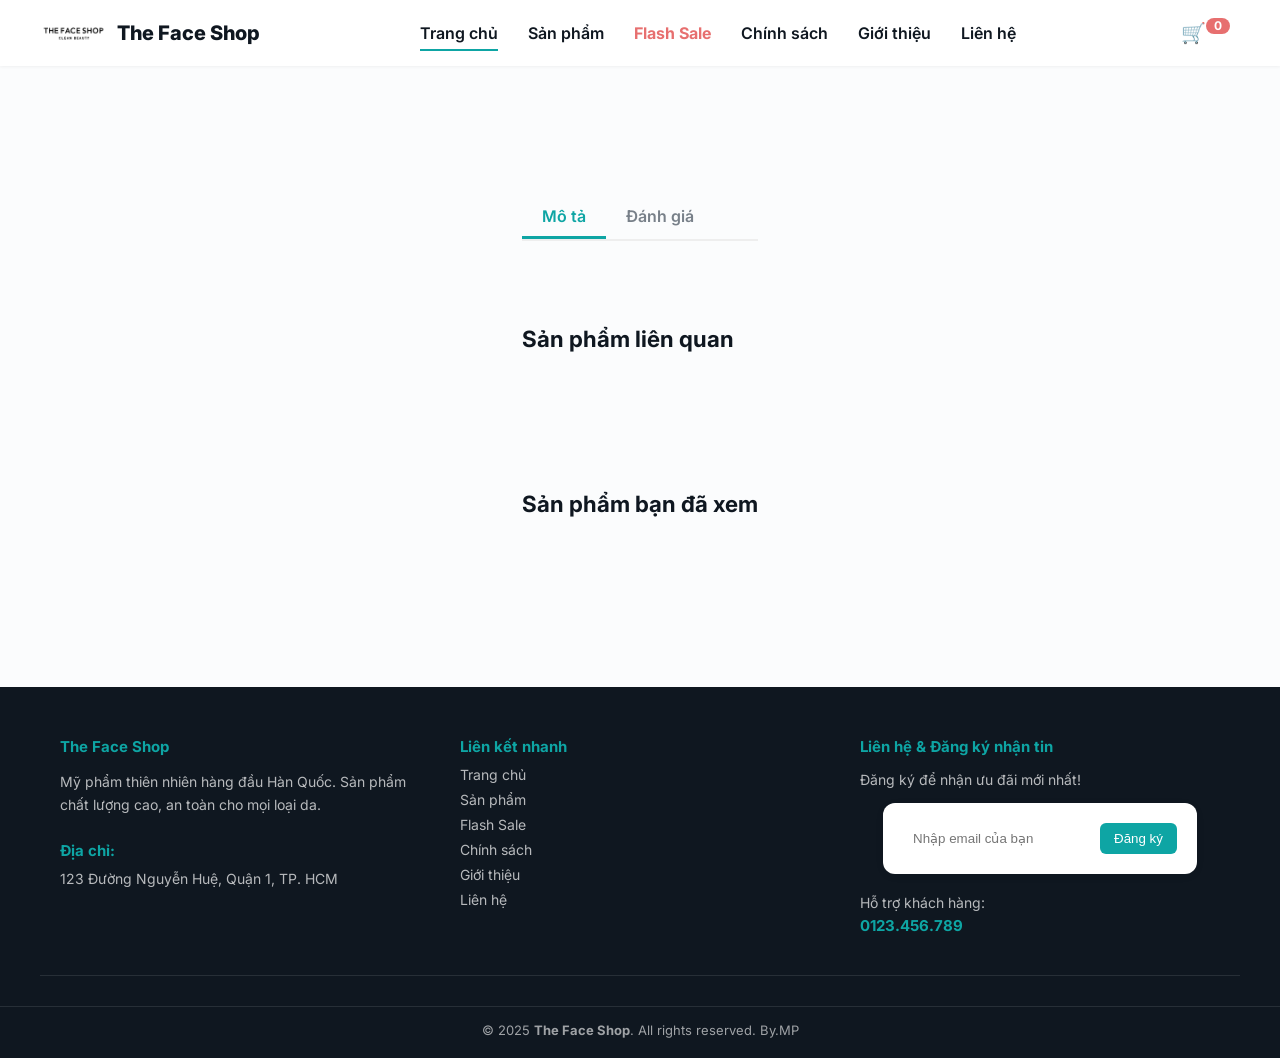
<file: product.html>
<!doctype html>
<html lang="vi">
<head>
  <meta charset="utf-8" />
  <meta name="viewport" content="width=device-width,initial-scale=1" />
  <title>Chi tiết sản phẩm - The Face Shop</title>
  <link href="https://fonts.googleapis.com/css2?family=Inter:wght@400;600;700&display=swap" rel="stylesheet">
  <link rel="stylesheet" href="style.css">

</head>

<body>
  <header id="siteHeader" class="header">
    <div class="container header-inner">
      <a class="brand" href="index.html">
        <img src="image/Logo.png" alt="The Face Shop" class="brand-logo">
        <div class="brand-text"><strong>The Face Shop</strong></div>
      </a>

      <nav class="nav">
        <a href="index.html" class="nav-link active">Trang chủ</a>
        <a href="sanpham.html" class="nav-link">Sản phẩm</a>
        <a href="flashsale.html" class="nav-link" style="color: var(--accent); font-weight: 700;">Flash Sale</a>
        <a href="policy.html" class="nav-link">Chính sách</a>
        <a href="about.html" class="nav-link">Giới thiệu</a>
        <a href="contact.html" class="nav-link">Liên hệ</a>
      </nav>

      <div class="header-actions">
        <a href="cart.html" class="icon-btn" id="openCartBtn">🛒 <span id="cartCount" class="badge">0</span></a>
      </div>
    </div>
  </header>

  <main class="container section">
    <div id="productDetail" class="product-detail"></div>

    <div class="product-extra">
      <div class="tabs">
        <div class="tab active" data-tab="desc">Mô tả</div>
        <div class="tab" data-tab="reviews">Đánh giá</div>
      </div>

      <div id="desc" class="tab-content active">
        <div id="descriptionContent"></div>
      </div>

      <div id="reviews" class="tab-content">
        <div id="reviewList"></div>
      </div>
    </div>

    <section class="section" id="relatedProducts">
      <h2 class="section-title">Sản phẩm liên quan</h2>
      <div class="related-products product-grid"></div>
    </section>

    <section class="section" id="recentProducts">
      <h2 class="section-title">Sản phẩm bạn đã xem</h2>
      <div id="recentGrid" class="product-grid"></div>
    </section>
  </main>

<footer class="site-footer">
  <div class="container footer-inner">
    <div class="footer-col">
      <div class="footer-brand">
        <div><strong>The Face Shop</strong></div>
      </div>
      <p class="footer-desc">
        Mỹ phẩm thiên nhiên hàng đầu Hàn Quốc. Sản phẩm chất lượng cao, an toàn cho mọi loại da.
      </p>
      <div class="footer-address">
        <p><strong>Địa chỉ:</strong></p>
        <p>123 Đường Nguyễn Huệ, Quận 1, TP. HCM</p>
      </div>
    </div>
    <div class="footer-col">
      <strong class="footer-title">Liên kết nhanh</strong>
      <ul class="footer-links">
        <li><a href="index.html">Trang chủ</a></li>
        <li><a href="sanpham.html">Sản phẩm</a></li>
        <li><a href="flashsale.html">Flash Sale</a></li>
        <li><a href="policy.html">Chính sách</a></li>
        <li><a href="about.html">Giới thiệu</a></li>
        <li><a href="contact.html">Liên hệ</a></li>
      </ul>
    </div>
    <div class="footer-col">
      <strong class="footer-title">Liên hệ & Đăng ký nhận tin</strong>
      <p class="footer-text">Đăng ký để nhận ưu đãi mới nhất!</p>
      <form id="contactForm" class="contact-form">
        <input name="email" type="email" placeholder="Nhập email của bạn" required>
        <button type="submit" class="btn-footer">Đăng ký</button>
      </form>
      <div class="footer-support">
        <p>Hỗ trợ khách hàng:</p>
        <strong class="support-phone">0123.456.789</strong>
      </div>
    </div>
  </div>

  <div class="footer-bottom">
    © 2025 <strong>The Face Shop</strong>. All rights reserved.
    By.MP
  </div>
</footer>

  <script src="products_data.js"></script>
  <script src="script.js"></script>
<script>
    const renderProductDetail = () => {
      if (typeof PRODUCTS === 'undefined' || typeof getPrice === 'undefined' || typeof fmt === 'undefined' || typeof addToCart === 'undefined') {
        console.error("Thiếu các dependency: PRODUCTS, getPrice, fmt, hoặc addToCart.");
        return; 
      }

      const urlParams = new URLSearchParams(window.location.search);
      const id = urlParams.get('id');
      const main = document.getElementById('productDetail');
      if (!id || !main) return;

      const product = PRODUCTS.find(p => String(p.id) === id);
      if (!product) {
        main.innerHTML = '<h2>Không tìm thấy sản phẩm!</h2>';
        return;
      }

      const priceInfo = getPrice(product.id);
      const price = priceInfo.price;
      const originalPrice = priceInfo.originalPrice;
      const isSale = priceInfo.isSale;

      let recent = JSON.parse(localStorage.getItem("recentProducts") || "[]");
      recent = [product.id, ...recent.filter(pid => pid !== product.id)].slice(0, 6);
      localStorage.setItem("recentProducts", JSON.stringify(recent));
      const galleryImages = (product.gallery || product.images || []).filter(src => src !== product.img).slice(0, 3);
      const allImages = [product.img || product.image, ...galleryImages];
      main.innerHTML = `
        <div class="product-detail-grid">
          <div class="product-image-container">
            <img id="mainImage" src="${product.img || product.image}" alt="${product.name}" class="main-img">
            <div class="thumb-row">
              ${allImages.map((src, index) => 
                `<img src="${src}" class="thumb ${index === 0 ? 'active' : ''}" data-src="${src}">`
              ).join('')}
            </div>
          </div>
          <div class="product-info-container">
            <h1>${product.name}</h1>
            <div class="rating-row">
              ${'★'.repeat(product.rating || 4)}${'☆'.repeat(5 - (product.rating || 4))}
              <span>(${product.reviews || 0} đánh giá)</span>
            </div>
            <p class="sold-count">Đã bán: <strong>${product.sold || 0}</strong></p>
            <div class="product-price-section">
              ${isSale ? `<del>${fmt(originalPrice)}</del>` : ''}
              <span class="current">${fmt(price)}</span>
              ${isSale ? `<span class="sale-tag">-${Math.round((1 - price / originalPrice) * 100)}%</span>` : ''}
            </div>

            <div class="quantity-control-group">
              <label>Số lượng:</label>
              <div class="quantity-selector">
                <button id="qtyMinus">-</button>
                <input type="number" id="productQty" value="1" min="1" max="99" onchange="if(this.value < 1) this.value = 1;">
                <button id="qtyPlus">+</button>
              </div>
            </div>

            <div class="action-buttons">
              <button class="btn btn-secondary" id="addToCartBtn" data-id="${product.id}">🛒 Thêm vào giỏ</button>
              <button class="btn btn-primary btn-accent" id="buyNowBtn" data-id="${product.id}">Mua ngay</button>
            </div>
          </div>
        </div>
      `;
      document.getElementById("descriptionContent").innerHTML = product.desc || product.description || 'Mô tả đang được cập nhật...';
      document.querySelectorAll(".thumb-row .thumb").forEach(img => {
        img.addEventListener("click", (e) => {
          document.getElementById("mainImage").src = e.target.getAttribute('data-src');
          document.querySelectorAll(".thumb-row .thumb").forEach(t => t.classList.remove("active"));
          e.target.classList.add("active");
        });
      });
      document.getElementById("qtyMinus").addEventListener("click", () => {
        const input = document.getElementById("productQty");
        let current = parseInt(input.value);
        if (current > 1) input.value = current - 1;
      });
      document.getElementById("qtyPlus").addEventListener("click", () => {
        const input = document.getElementById("productQty");
        input.value = parseInt(input.value) + 1;
      });
      document.getElementById("addToCartBtn").addEventListener("click", () => {
        const qty = parseInt(document.getElementById("productQty").value) || 1;
        addToCart(product.id, qty);
        if (typeof updateCartCount === 'function') updateCartCount();
        if (typeof toast === 'function') toast(`Đã thêm ${qty} sản phẩm vào giỏ!`);
      });

      document.getElementById("buyNowBtn").addEventListener("click", () => {
        const qty = parseInt(document.getElementById("productQty").value) || 1;
        addToCart(product.id, qty);
        window.location.href = "cart.html";
      });
      if (typeof renderRelatedProducts === 'function') renderRelatedProducts(product);
      if (typeof renderRecentProducts === 'function') renderRecentProducts();
    };
    document.addEventListener('DOMContentLoaded', renderProductDetail);
    document.querySelectorAll('.tab').forEach(tab => {
      tab.addEventListener('click', () => {
        document.querySelectorAll('.tab').forEach(t => t.classList.remove('active'));
        document.querySelectorAll('.tab-content').forEach(c => c.classList.remove('active'));
        tab.classList.add('active');
        document.getElementById(tab.dataset.tab).classList.add('active');
      });
    });
  </script>
</body>
</html>
</file>
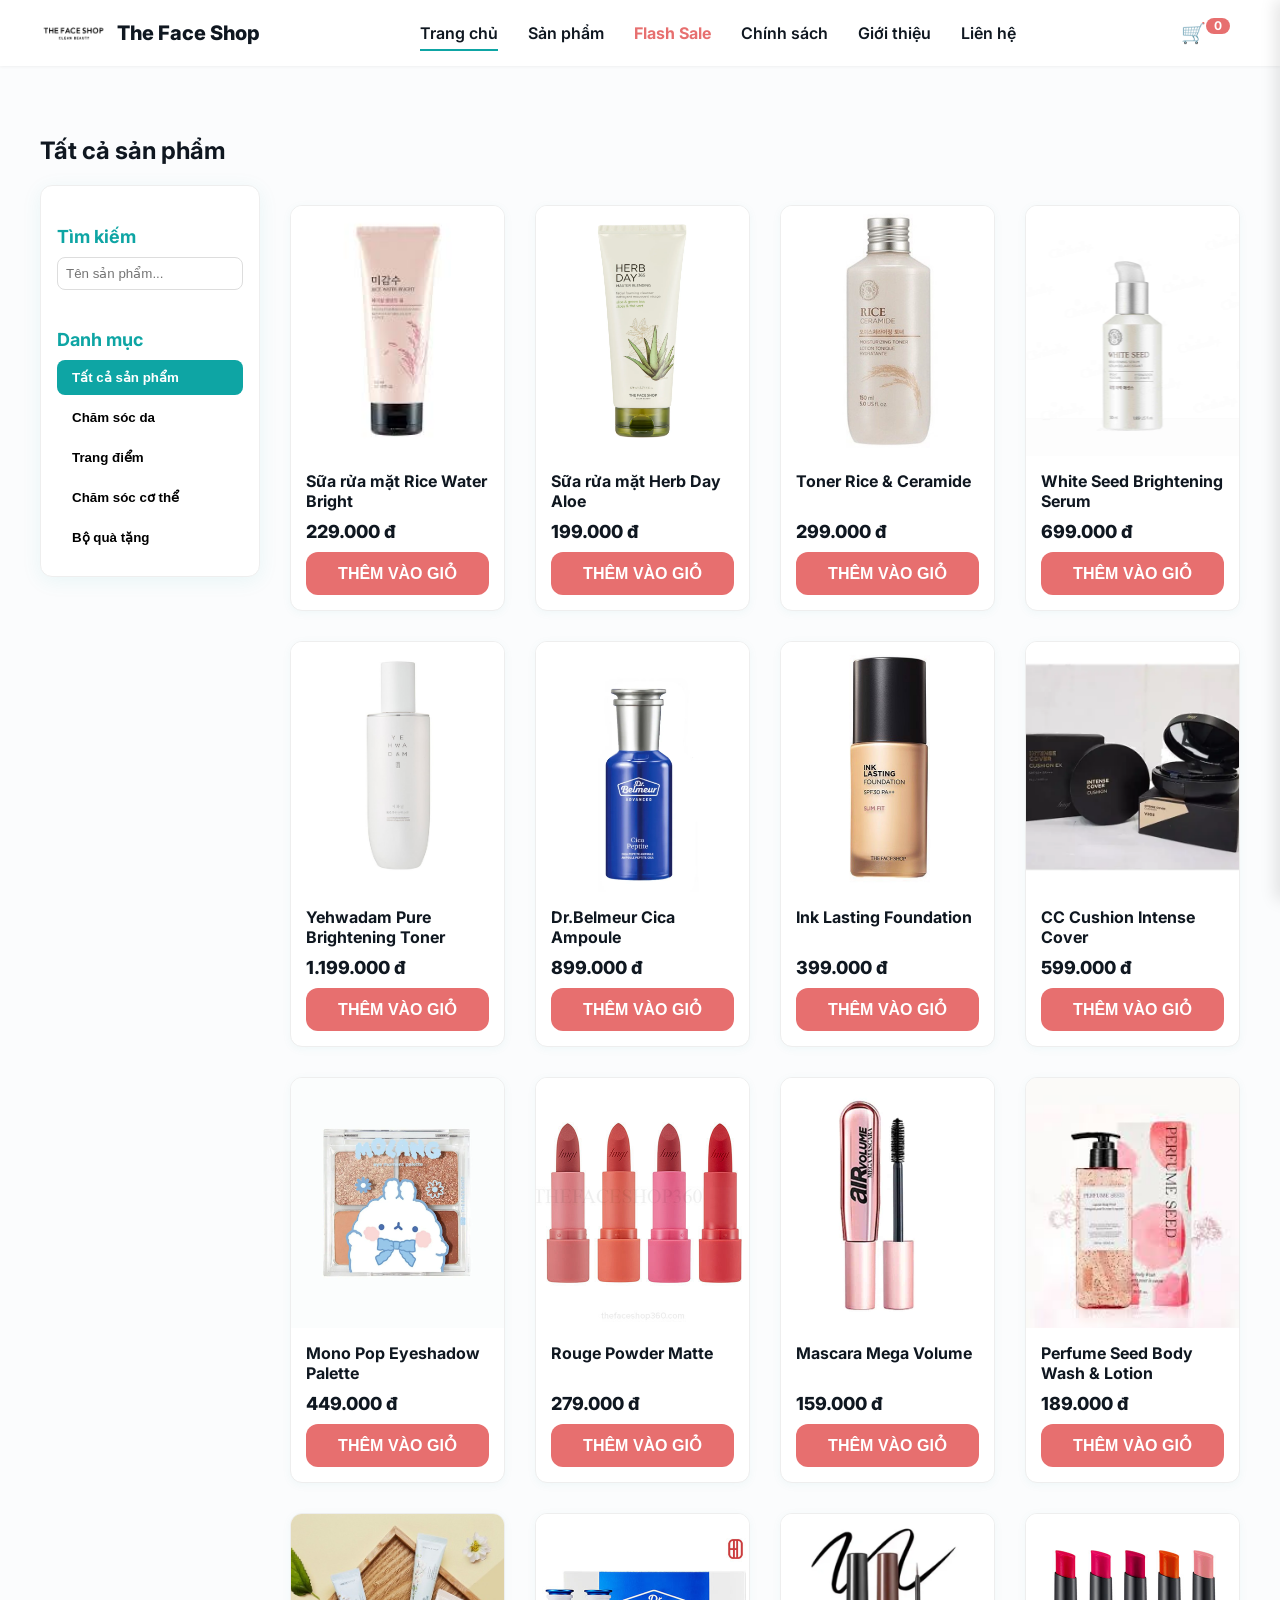
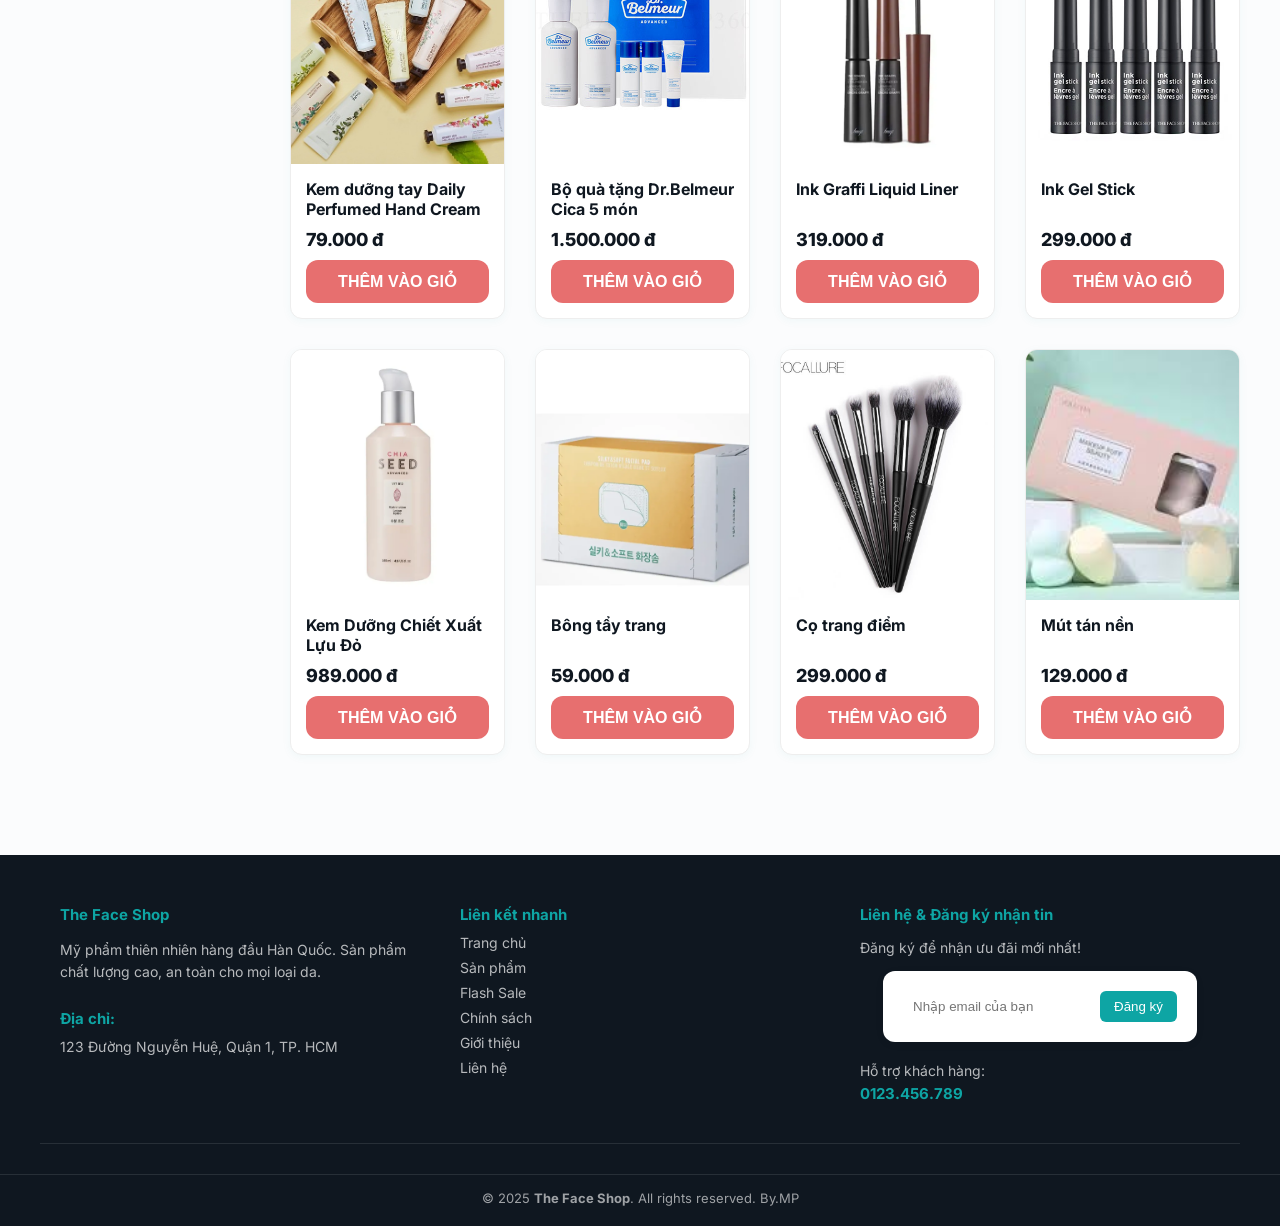
<file: sanpham.html>
<!doctype html>
<html lang="vi">
<head>
  <meta charset="utf-8" />
  <meta name="viewport" content="width=device-width,initial-scale=1" />
  <title>Tất cả sản phẩm - The Face Shop</title>
  <link href="https://fonts.googleapis.com/css2?family=Inter:wght@300;400;600;700;800;900&display=swap" rel="stylesheet">
  <link rel="stylesheet" href="style.css">
</head>
<body>
  <header id="siteHeader" class="header">
    <div class="container header-inner">
      <a class="brand" href="index.html">
        <img src="image/Logo.png" alt="The Face Shop" class="brand-logo">
        <div class="brand-text"><strong>The Face Shop</strong></div>
      </a>

      <nav class="nav">
        <a href="index.html" class="nav-link active">Trang chủ</a>
        <a href="sanpham.html" class="nav-link">Sản phẩm</a>
        <a href="flashsale.html" class="nav-link" style="color: var(--accent); font-weight: 700;">Flash Sale</a>
        <a href="policy.html" class="nav-link">Chính sách</a>
        <a href="about.html" class="nav-link">Giới thiệu</a>
        <a href="contact.html" class="nav-link">Liên hệ</a>
      </nav>

      <div class="header-actions">
        <a href="cart.html" class="icon-btn" id="openCartBtn">🛒 <span id="cartCount" class="badge">0</span></a>
      </div>
    </div>
  </header>

<main class="container section">
  <h2>Tất cả sản phẩm</h2>
  <div class="product-layout">
    
    <div class="category-menu">
      <h4>Tìm kiếm</h4>
      <input type="text" id="searchInput" placeholder="Tên sản phẩm..." style="width: 100%; padding: 8px; border: 1px solid #ddd; border-radius: 8px; margin-bottom: 15px;">
      
      <h4>Danh mục</h4>
      <button data-cat="all" class="active">Tất cả sản phẩm</button>
      <button data-cat="Skincare">Chăm sóc da</button>
      <button data-cat="Makeup">Trang điểm</button>
      <button data-cat="Body">Chăm sóc cơ thể</button>
      <button data-cat="Giftset">Bộ quà tặng</button>
    </div>
    
    <div id="productGrid" class="product-grid">
      <p class="muted" style="grid-column: 1 / -1; text-align: center;">Đang tải sản phẩm...</p>
    </div>
  </div>
</main>

<aside id="cartDrawer" class="cart-drawer" aria-hidden="true">
  </aside>

<div id="toastWrap"></div>
<footer class="site-footer">
  <div class="container footer-inner">
    <div class="footer-col">
      <div class="footer-brand">
        <div><strong>The Face Shop</strong></div>
      </div>
      <p class="footer-desc">
        Mỹ phẩm thiên nhiên hàng đầu Hàn Quốc. Sản phẩm chất lượng cao, an toàn cho mọi loại da.
      </p>
      <div class="footer-address">
        <p><strong>Địa chỉ:</strong></p>
        <p>123 Đường Nguyễn Huệ, Quận 1, TP. HCM</p>
      </div>
    </div>
    <div class="footer-col">
      <strong class="footer-title">Liên kết nhanh</strong>
      <ul class="footer-links">
        <li><a href="index.html">Trang chủ</a></li>
        <li><a href="sanpham.html">Sản phẩm</a></li>
        <li><a href="flashsale.html">Flash Sale</a></li>
        <li><a href="policy.html">Chính sách</a></li>
        <li><a href="about.html">Giới thiệu</a></li>
        <li><a href="contact.html">Liên hệ</a></li>
      </ul>
    </div>
    <div class="footer-col">
      <strong class="footer-title">Liên hệ & Đăng ký nhận tin</strong>
      <p class="footer-text">Đăng ký để nhận ưu đãi mới nhất!</p>
      <form id="contactForm" class="contact-form">
        <input name="email" type="email" placeholder="Nhập email của bạn" required>
        <button type="submit" class="btn-footer">Đăng ký</button>
      </form>
      <div class="footer-support">
        <p>Hỗ trợ khách hàng:</p>
        <strong class="support-phone">0123.456.789</strong>
      </div>
    </div>
  </div>

  <div class="footer-bottom">
    © 2025 <strong>The Face Shop</strong>. All rights reserved.
    By.MP
  </div>
</footer>

<script src="products_data.js"></script>
<script src="script.js"></script>
<script>
document.addEventListener('DOMContentLoaded', () => {
  const searchInput = document.getElementById('searchInput');
  const catButtons = document.querySelectorAll('.category-menu button');
  let currentCat = 'all';

  function updateActiveButton(activeCat) {
    catButtons.forEach(btn => btn.classList.remove('active'));
    document.querySelector(`.category-menu button[data-cat="${activeCat}"]`).classList.add('active');
  }

  updateActiveButton(currentCat);
  renderProducts({ category: currentCat });

  searchInput.addEventListener('input', () => {
    renderProducts({ search: searchInput.value, category: currentCat });
  });

  catButtons.forEach(btn => {
    btn.addEventListener('click', () => {
      currentCat = btn.dataset.cat;
      updateActiveButton(currentCat);
      renderProducts({ search: searchInput.value, category: currentCat });
    });
  });
});
</script>
</body>
</html>
</file>
<file: style.css>
html {
  overflow-y: scroll;
}
:root{
  --primary: #0ea5a4;
  --accent: #e76f6f;
  --bg: #fbfcfd;
  --surface: #ffffff;
  --muted: #788089;
  --text: #0f1720;
  --glass: rgba(255,255,255,0.85);
  --radius: 12px;
  --shadow: 0 4px 20px rgba(14,165,164,0.08);
  --container: 1200px;
  --ease: cubic-bezier(.2,.9,.2,1);
}
*{box-sizing:border-box}
html,body{height:100%;font-family:Inter,system-ui,Arial,sans-serif;background:var(--bg);color:var(--text);margin:0;scroll-behavior:smooth}
a{color:inherit;text-decoration:none}
img{max-width:100%;display:block}

body {
  min-height: 100vh;
  display: flex;
  flex-direction: column;
}

main {
  flex: 1;
}

.container{max-width:var(--container);margin:0 auto;padding:0 20px}
.section{padding: 50px 0;}
.header{
  position:sticky;
  top:0;
  z-index:60;
  background:var(--glass);
  backdrop-filter:blur(10px);
  transition:box-shadow .3s var(--ease);
  box-shadow: 0 1px 3px rgba(0, 0, 0, 0.05); 
}
.header-inner{
  display:flex;
  justify-content:space-between;
  align-items:center;
  padding:15px 0;
}
.brand{display:flex;align-items:center;gap:10px}
.brand-logo{height:35px}
.brand-text strong{font-size:20px;font-weight:800}
.brand-text small{display:block;font-size:12px;color:var(--muted);margin-top:0}
.nav{display:flex;gap:30px}
.nav-link{
  padding:8px 0;
  font-weight:600;
  position:relative;
  transition: color 0.3s;
}
.nav-link::after{
  content:'';
  position:absolute;
  left:0;
  bottom:0;
  width:0;
  height:2px;
  background:var(--primary);
  transition: width 0.3s var(--ease);
}
.nav-link.active::after{
  width:100%;
}
.nav-link:hover{
    color: var(--primary);
}
.nav-link:hover::after{
  width:100%;
}
.header-actions{display:flex;align-items:center;gap:15px}
.icon-btn{background:transparent;border:none;cursor:pointer;font-size:20px;padding:5px}

.btn{padding:10px 18px;border-radius:var(--radius);font-weight:600;cursor:pointer;transition:transform .2s var(--ease), opacity .2s var(--ease);font-size:14px;display:inline-block;text-align:center;}
.btn-primary{background:var(--primary);color:white;border:1px solid var(--primary);}
.btn-primary:hover{background:#0b8887;border-color:#0b8887}
.btn-outline{background:transparent;color:var(--text);border:1px solid #ddd;}
.btn-outline:hover{background:#f0f0f0}
.action-like{background:transparent;border:none;cursor:pointer;font-size:20px;color:var(--accent);}
.badge{background:var(--accent);color:white;padding:2px 8px;border-radius:10px;font-size:12px;font-weight:700; display: inline-block; position: relative; top: -10px; left: -5px; line-height: 1;}


.hero-slider {
    position: relative;
    overflow: hidden;
    width: 100%;
    aspect-ratio: 1200 / 400; 
    border-radius: var(--radius);
    margin-bottom: 40px;
}


.hero-slider .slider-inner {
    display: flex; 
    transition: transform 0.6s var(--ease);  
    width: 100%; 
    height: 100%;
}
.hero-slide {
    min-width: 100%;
    flex-shrink: 0;
    height: 100%;
    display: flex;
    align-items: center;
    justify-content: center;     
    background-size: cover;       
    background-position: center;  
    background-repeat: no-repeat; 
    transition: background 0.5s ease;
}


#heroDots {
    position: absolute;
    bottom: 20px;
    left: 50%;
    transform: translateX(-50%);
    display: flex;
    gap: 8px;
    z-index: 10;
}

.dot {
    width: 10px;
    height: 10px;
    background: rgba(255, 255, 255, 0.4);
    border-radius: 50%;
    cursor: pointer;
    transition: background 0.3s, width 0.3s;
}

.dot.active {
    background: var(--primary);
    width: 25px;
    border-radius: 5px;
}

@media (max-width: 992px) {
    .hero { height: 350px; }
    .slide-content h1 { font-size: 2.5em; }
}
@media (max-width: 768px) {
    .hero { height: 250px; }
    .slide-content h1 { font-size: 1.8em; }
    .slide-content p { display: none; }
    .slide-content .tagline { font-size: 0.9em; }
    .hero-cta { padding: 8px 15px; font-size: 14px; }
    .hero-control { width: 30px; height: 30px; font-size: 18px; }
    .nav { display: none; }
    .header-inner { justify-content: center; } 
    .header-actions { position: absolute; right: 20px; top: 15px; } 
}

.product-grid {
    display: grid;
    grid-template-columns: repeat(4, 1fr); 
    gap: 30px;
    margin-top: 20px;
}

@media (max-width: 1200px) {
    .product-grid {
        grid-template-columns: repeat(4, 1fr);
    }
}
@media (max-width: 992px) {
    .product-grid {
        grid-template-columns: repeat(3, 1fr);
        gap: 20px;
    }
}
@media (max-width: 600px) {
    .product-grid {
        grid-template-columns: repeat(2, 1fr);
        gap: 15px;
    }
}

.viewed-products-section .product-grid {

    grid-template-columns: repeat(4, 1fr);
}

@media (max-width: 992px) {
    .viewed-products-section .product-grid {
        grid-template-columns: repeat(3, 1fr);
    }
}
/* ------------------------------------- */

.card{background:var(--surface);border-radius:var(--radius);box-shadow:0 4px 15px rgba(0,0,0,0.05);overflow:hidden;transition:transform .3s var(--ease), box-shadow .3s var(--ease)}
.card:hover{transform:translateY(-3px);box-shadow:0 8px 25px rgba(0,0,0,0.1)}
.card-thumb{height:250px;overflow:hidden;position:relative;}
.card-thumb img{width:100%;height:100%;object-fit:cover;transition:transform .5s}
.card:hover .card-thumb img{transform:scale(1.05)}
.card-body{padding:15px}
.product-title{font-weight:700;font-size:16px;display:-webkit-box;overflow:hidden;-webkit-box-orient:vertical;-webkit-line-clamp:2;height:40px;}
.product-desc{font-size:13px;color:var(--muted);margin-top:5px;height:30px;overflow:hidden}
.product-meta{display:flex;justify-content:space-between;font-size:12px;margin:10px 0}
.rating{color:gold}
.product-price{font-size:18px;font-weight:800;margin:10px 0}
.card-actions{display:flex;gap:8px;margin-top:10px}
.card-actions button:not(.action-like){flex:1}
.flash-sale-card .sale-badge {
  position: absolute;
  top: 10px;
  left: 10px;
  background: var(--accent);
  color: white;
  font-weight: 700;
  padding: 4px 8px;
  border-radius: 4px;
  z-index: 10;
  font-size: 13px;
}
.flash-sale-card .price-group {
    display: flex;
    align-items: baseline;
    gap: 8px;
}
.flash-sale-card .sale-price {
    color: var(--accent);
    font-size: 18px;
    font-weight: 800;
}
.flash-sale-card .original-price {
    font-size: 13px;
    text-decoration: line-through;
    color: var(--muted);
}
.progress-bar-wrap {
    background: #f0f0f0;
    border-radius: 10px;
    height: 16px;
    margin-top: 10px;
    position: relative;
    overflow: hidden;
}
.progress-bar {
    height: 100%;
    background: var(--accent);
    border-radius: 10px;
    transition: width 0.5s ease;
    min-width: 5%; 
}
.progress-text {
    position: absolute;
    top: 0;
    left: 0;
    width: 100%;
    text-align: center;
    line-height: 16px;
    font-size: 10px;
    color: white;
    font-weight: 700;
    text-shadow: 0 0 2px rgba(0, 0, 0, 0.4);
}
.flash-sale-timer {
  display: flex;
  justify-content: center;
  gap: 20px;
  margin-top: 20px;
}
.timer-unit {
  text-align: center;
}
.timer-unit span {
  display: block;
  font-size: 32px;
  font-weight: 800;
  color: var(--accent);
  background: #ffe9e9;
  padding: 5px 10px;
  border-radius: 8px;
  margin-bottom: 5px;
}

.cart-drawer{position:fixed;top:0;right:0;width:350px;max-width:90%;height:100%;background:var(--surface);z-index:100;transform:translateX(100%);transition:transform .4s var(--ease);box-shadow:-5px 0 15px rgba(0,0,0,0.1)}
.cart-drawer.open{transform:translateX(0)}
.drawer-head{display:flex;justify-content:space-between;align-items:center;padding:15px;border-bottom:1px solid #eee}
.drawer-head h4{margin:0;font-size:18px}
.drawer-body{padding:15px;overflow-y:auto;flex-grow:1;display:flex;flex-direction:column;gap:15px}
.cart-item{display:flex;gap:10px;align-items:center;padding-bottom:10px;border-bottom:1px dashed #f0f0f0}
.cart-item img{width:60px;height:60px;object-fit:cover;border-radius:8px}
.qty-group{display:flex;gap:5px;align-items:center;margin-top:5px}
.qty-group input{width:40px;text-align:center;border:1px solid #ddd;border-radius:4px;padding:3px 0}
.qty-btn{background:#f0f0f0;border:none;border-radius:4px;width:25px;height:25px;cursor:pointer}
.drawer-footer{padding:15px;border-top:1px solid #eee}
.totals{display:flex;justify-content:space-between;font-weight:700;font-size:18px;margin-bottom:15px}
.drawer-actions{display:flex;gap:10px}
.drawer-actions .btn{flex:1}
.detail-left { 
    flex: 1 1 50%;
}
.detail-right {
    flex: 1 1 50%;
}

.gallery-main-wrap img {
    border-radius: var(--radius);
    width: 100%;
    height: auto;
}

.gallery-thumbs {
    display: flex;
    gap: 10px;
    justify-content: center;
    flex-wrap: wrap;
}

.gallery-thumbs .thumbnail {
    width: 80px;
    height: 80px;
    object-fit: contain;
    border: 1px solid #ddd;
    border-radius: var(--radius);
    cursor: pointer;
    transition: all 0.2s;
}
.gallery-thumbs .thumbnail.active,
.gallery-thumbs .thumbnail:hover {
    border-color: var(--primary);
    transform: translateY(-3px);
}

.product-description-tabs {
    margin-top: 40px;
    padding-top: 30px;
    border-top: 1px solid #eee;
}

.tab-controls {
    display: flex;
    gap: 15px;
    margin-bottom: 20px;
}

.tab-btn {
    padding: 10px 15px;
    background: transparent;
    border: none;
    border-bottom: 2px solid transparent;
    cursor: pointer;
    font-size: 16px;
    font-weight: 600;
    color: var(--muted);
    transition: all 0.2s;
}

.tab-btn:hover {
    color: var(--text);
}

.tab-btn.active {
    color: var(--primary);
    border-bottom-color: var(--primary);
}

.tab-content {
    line-height: 1.8;
}

.detail-specs {
    background: #f8f8f8;
    padding: 15px;
    border-radius: var(--radius);
    margin-bottom: 20px;
    border: 1px solid #eee;
}

.detail-specs p {
    margin: 5px 0;
}


.detail-left, .detail-right {
    flex: 1 1 50%;
}
@media (max-width: 768px) {
    .detail-content {
        flex-direction: column;
        gap: 20px;
    }
    
    .detail-left, .detail-right {
        flex: none;
        width: 100%;
    }

    .product-detail .detail-content {
        display: flex;
        flex-direction: column-reverse;
    }
}
@media (max-width: 992px) {
  .product-detail { grid-template-columns: 1fr; }
}

.checkout-grid{display:grid;grid-template-columns:1.5fr 1fr;gap:30px;margin-top:20px}
.checkout-left h3, .checkout-right h3 { color: var(--primary); font-size: 20px; border-bottom: 2px solid #eee; padding-bottom: 10px; margin-bottom: 20px;}
.checkout-form{display:grid;gap:15px}
.checkout-form input, .checkout-form textarea{padding:12px;border:1px solid #ddd;border-radius:8px;font-size: 16px;}
#orderSummary{background:var(--surface);border-radius:var(--radius);padding:20px;box-shadow:var(--shadow);display:flex;flex-direction:column;gap:10px}
.checkout-item{display:flex;justify-content:space-between;font-size:15px;padding-bottom:10px;border-bottom:1px dashed #f0f0f0}
.total-line{border-top:2px solid var(--primary);margin-top:12px;padding-top:10px;display:flex;justify-content:space-between;font-weight:700}
@media (max-width: 768px) {
  .checkout-grid { grid-template-columns: 1fr; }
}

.product-layout {
  display: grid;
  grid-template-columns: 220px 1fr;
  gap: 30px;
}
.category-menu {
    flex: 0 0 250px;
    background: var(--surface);
    border-radius: var(--radius);
    box-shadow: var(--shadow);
    padding: 16px;
    height: fit-content;
    position: sticky;
    top: 90px;
    border: 1px solid #eee;
}
.category-menu h4 {
  margin-bottom: 10px;
  font-size: 18px;
  font-weight: 700;
  color: var(--primary);
}
.category-menu button {
    display: block;
  width: 100%;
  padding: 10px 12px;
  border: none;
  background: none;
  padding: 10px 15px;
  margin-bottom: 5px;
  text-align: left;
  border-radius: 8px;
  cursor: pointer;
  transition: background-color 0.2s, color 0.2s;
  font-weight: 600;
}
.category-menu button:hover, .category-menu button.active {
  background: var(--primary);
  color: white;
}

#productGrid {
    flex: 1;
}


@media (max-width: 768px) {
  .product-layout { grid-template-columns: 1fr; }
  .category-menu { position: static; margin-bottom: 20px; }
}

.contact-form {
    display: grid;
    gap: 15px;
    max-width: 600px;
    margin-left: auto;
    margin-right: auto;
    padding: 20px;
    background: var(--surface);
    border-radius: var(--radius);
    box-shadow: 0 2px 10px rgba(0, 0, 0, 0.05);
}
.contact-section h2 {
    text-align: center;
    margin-bottom: 30px;
}

#toastWrap{position:fixed;bottom:20px;right:20px;z-index:90}
.toast{background:var(--primary);color:white;padding:12px 20px;border-radius:var(--radius);box-shadow:0 5px 15px rgba(0,0,0,0.2);margin-top:10px;transition:opacity .5s, transform .5s;opacity:0;transform:translateY(10px)}

.site-footer{
    background: var(--text); 
    color: white; 
    padding: 30px 0 0;
    font-size: 13px;
    margin-top:50px;
}
.footer-inner{
    display: grid;
    grid-template-columns: 2fr 1fr 2fr;
    gap: 30px;
    padding-bottom: 30px;
    border-bottom: 1px solid rgba(255, 255, 255, 0.1);
}

.footer-col strong {
    font-size: 15px;
    font-weight: 700;
    margin-bottom: 10px;
    color: var(--primary); 
    display: block;
}

.footer-col a {
    color: rgba(255, 255, 255, 0.7);
    display: block;
    margin-bottom: 8px;
}
.footer-col a:hover {
    color: var(--primary);
}

.footer-col p {
    color: rgba(255, 255, 255, 0.7);
    margin: 5px 0;
}


.copyright {
    background: #0d141e; 
    padding: 12px 0;
    font-size: 12px; 
    text-align: center;
    color: rgba(255, 255, 255, 0.5);
}

@media (max-width: 992px) {
    .footer-inner {
        grid-template-columns: 1fr 1fr; 
    }
    .footer-col:first-child { 
        grid-column: 1 / -1; 
        padding-bottom: 20px;
        border-bottom: 1px solid rgba(255, 255, 255, 0.1);
    }
    .product-layout {
        flex-direction: column;
    }
    .category-menu {
        position: static;
        width: 100%;
        margin-bottom: 20px;
    }
}
@media (max-width: 600px) {
    .footer-inner {
        grid-template-columns: 1fr; 
    }
    .footer-col:first-child { border-bottom: none; padding-bottom: 0; }
    .footer-col {
        border-bottom: 1px solid rgba(255, 255, 255, 0.1);
        padding-bottom: 20px;
    }
    .footer-col:last-child { border-bottom: none; }
}

.product-card {
    transition: transform 0.3s var(--ease), box-shadow 0.3s var(--ease);
    display: flex; 
    flex-direction: column;
    background: var(--surface);
    border-radius: var(--radius);
    overflow: hidden;
    box-shadow: 0 2px 10px rgba(14, 165, 164, 0.05); 
    border: 1px solid #eee;
    cursor: pointer; 
}

.product-card:hover {
    transform: translateY(-2px);  
    box-shadow: 0 8px 30px rgba(14, 165, 164, 0.15);
}

.product-card img {
    width: 100%;
    height: 100%;
    object-fit: cover;
    aspect-ratio: 1/1;
}

.product-card h4 {
    font-size: 16px;
    font-weight: 600;
    margin: 5px 0;
}

.product-card .price {
    font-size: 18px;
    font-weight: 700;
    color: var(--text);
}

.product-detail {
  display: grid;
  grid-template-columns: 1fr 1fr;
  gap: 40px;
  margin-top: 30px;
  align-items: flex-start;
}
@media (max-width: 992px) {
  .product-detail { grid-template-columns: 1fr; }
}

.product-gallery { display: flex; flex-direction: column; gap: 15px; }

.main-image { 
  width: 100%; 
  aspect-ratio: 1/1; 
  object-fit: cover; 
  border-radius: var(--radius); 
  box-shadow: var(--shadow); 
}

.thumbs { display: grid; grid-template-columns: repeat(3, 1fr); gap: 10px; }
.thumbs img { 
  border-radius: var(--radius); 
  box-shadow: var(--shadow); 
  cursor: pointer; 
  transition: transform .25s;
  width: 100%; 
  aspect-ratio: 1/1;
  object-fit: cover;
}
.thumbs img:hover { transform: scale(1.05); }

.product-info h1 { font-size: 1.8rem; font-weight: 700; margin-bottom: 5px; }
.price-container { 
  display: flex; 
  align-items: center; 
  padding: 15px; 
  background: #f7f7f7; 
  border-radius: var(--radius); 
  margin: 15px 0;
}
.current-price { font-size: 2rem; font-weight: 700; color: var(--accent); }
.old-price { 
  font-size: 1.2rem; 
  color: var(--muted); 
  text-decoration: line-through; 
  margin-left: 20px;
}
.discount-badge { 
  background: var(--accent); 
  color: #fff; 
  padding: 3px 8px; 
  border-radius: var(--radius); 
  font-weight: 600; 
  font-size: 0.9rem;
  margin-left: 10px;
}

.stars { color: #f8b84e; }
.product-meta { color: var(--muted); margin-top: 5px; padding-bottom: 15px;}

.quantity-group { 
  display: flex; 
  align-items: center; 
  gap: 10px; 
  margin-bottom: 20px; 
  padding: 15px 0;
  border-top: 1px solid #eee;
  border-bottom: 1px solid #eee;
}
.quantity-group span { 
  color: var(--muted); 
  padding-right: 10px; 
  font-weight: 600; 
}
.quantity-selector { display: flex; border: 1px solid #ccc; border-radius: 8px; overflow: hidden; }
.quantity-selector button, .quantity-selector input {
  padding: 5px 10px; border: none; background: #fff;
  cursor: pointer; font-size: 1.1rem; width: 40px; text-align: center;
  line-height: 1.5;
  height: 40px;
}
.quantity-selector button:hover { background: #eee; }
.quantity-selector input { 
  border-left: 1px solid #ccc; 
  border-right: 1px solid #ccc; 
  width: 50px; 
  -moz-appearance: textfield;
  appearance: textfield;
}
.quantity-selector input::-webkit-outer-spin-button,
.quantity-selector input::-webkit-inner-spin-button {
  -webkit-appearance: none;
  margin: 0;
}

.btn-group { display: flex; gap: 10px; margin-top: 15px; }
.btn { 
  padding: 12px 20px; 
  border: none; 
  border-radius: var(--radius); 
  font-weight: 600; 
  cursor: pointer; 
  transition: all .25s; 
  flex-grow: 1; 
  font-size: 1rem;
  text-transform: uppercase;
}
.btn-primary { 
  background: var(--accent); 
  color: #fff; 
  flex-grow: 2; 
}
.btn-primary:hover { background: #d45e5e; }
.btn-secondary { 
  background: #fff; 
  color: var(--primary); 
  border: 1px solid var(--primary);
  flex-grow: 1;
}
.btn-secondary:hover { background: #f0f8f8; }

.product-extra { margin-top: 50px; }
.tabs { display: flex; border-bottom: 2px solid #eee; margin-bottom: 15px; }
.tab { padding: 10px 20px; cursor: pointer; font-weight: 600; color: var(--muted); border-bottom: 3px solid transparent; transition: .2s; }
.tab.active { color: var(--primary); border-color: var(--primary); }
.tab-content { display: none; }
.tab-content.active { display: block; }
.review { background: var(--surface); padding: 15px; border-radius: var(--radius); box-shadow: var(--shadow); margin-bottom: 15px; }

.related-products, #recentGrid {
    grid-template-columns: repeat(4, 1fr); 
    display: grid; 
    gap: 20px; 
}
@media (max-width: 992px) {
  .related-products, #recentGrid {
        grid-template-columns: repeat(3, 1fr);
    }
}
@media (max-width: 600px) {
  .related-products, #recentGrid {
        grid-template-columns: repeat(2, 1fr);
    }
}
.section-title { font-size: 1.4rem; font-weight: 700; margin-bottom: 15px; }

.product-detail {
  display: grid;
  grid-template-columns: 5fr;
  gap: 40px;
  margin-top: 30px;
  align-items: flex-start;
}
@media (max-width: 992px) {
  .product-detail { 
    grid-template-columns: 1fr; 
  } 
}

.product-gallery { display: flex; flex-direction: column; gap: 15px; }

.main-image { 
  width: 100%; 
  aspect-ratio: 1/1; 
  object-fit: cover; 
  border-radius: var(--radius); 
  box-shadow: var(--shadow); 
}

.thumbs { display: grid; grid-template-columns: repeat(3, 1fr); gap: 10px; }
.thumbs img { 
  border-radius: var(--radius); 
  box-shadow: var(--shadow); 
  cursor: pointer; 
  transition: transform .25s;
  width: 100%; 
  aspect-ratio: 1/1;
  object-fit: cover;
}
.thumbs img:hover { transform: scale(1.05); }
.btn-group { display: flex; gap: 10px; margin-top: 15px; }
.btn-primary { 
  background: var(--accent); 
  color: #fff; 
  flex-grow: 2;
}
.btn-secondary { 
  background: #fff; 
  color: var(--primary); 
  border: 1px solid var(--primary); 
  flex-grow: 1;
}
.product-detail-grid {
    display: grid;
    grid-template-columns: 1.2fr 2fr;
    gap: 40px;
    margin-top: 30px;
    align-items: flex-start;
}
@media (max-width: 992px) {
  .product-detail-grid { 
    grid-template-columns: 1fr;
  } 
}

.product-image-container {
    display: flex;
    flex-direction: column;
    gap: 15px;
    position: sticky; 
    top: 90px;
}
.main-img { 
    width: 100%; 
    aspect-ratio: 1/1; 
    object-fit: cover; 
    border-radius: var(--radius); 
    box-shadow: 0 4px 15px rgba(0,0,0,0.05); 
}

.thumb-row { 
    display: flex; 
    gap: 10px; 
    justify-content: flex-start;
}
.thumb-row img { 
    width: 80px;
    height: 80px;
    object-fit: cover;
    flex-shrink: 0; 
    border-radius: 8px; 
    box-shadow: 0 2px 5px rgba(0,0,0,0.05); 
    cursor: pointer; 
    border: 2px solid transparent;
    transition: all .2s;
}
.thumb-row img.active,
.thumb-row img:hover { 
    border-color: var(--primary); 
    transform: scale(1.02);
}

.product-info-container h1 { 
    font-size: 2rem; 
    font-weight: 800; 
    margin-bottom: 5px; 
}
.rating-row {
    color: #f8b84e;
    font-size: 1.1rem;
    margin-bottom: 10px;
}
.rating-row span {
    color: var(--muted);
    font-size: 0.9rem;
    margin-left: 5px;
}
.sold-count {
    font-size: 0.95rem;
    color: var(--muted);
    margin-bottom: 20px;
    padding-bottom: 10px;
    border-bottom: 1px dashed #eee;
}

.product-price-section {
    display: flex;
    align-items: baseline;
    gap: 15px;
    padding: 15px; 
    background: #f7f7f7; 
    border-radius: var(--radius); 
    margin: 15px 0 25px;
}
.product-price-section .current {
    font-size: 2.5rem;
    font-weight: 800;
    color: var(--accent); 
}
.product-price-section del {
    font-size: 1.2rem;
    color: var(--muted);
    text-decoration: line-through;
}
.sale-tag {
    background: var(--primary);
    color: white;
    padding: 5px 10px;
    border-radius: 6px;
    font-weight: 700;
    font-size: 0.9rem;
}

.quantity-control-group {
    display: flex;
    align-items: center;
    margin-bottom: 30px;
    padding: 15px 0;
    border-top: 1px solid #eee;
    border-bottom: 1px solid #eee;
}
.quantity-control-group label {
    font-weight: 600;
    color: var(--text);
    margin-right: 15px;
}
.quantity-selector {
    display: flex;
    border: 1px solid #ccc;
    border-radius: 8px;
    overflow: hidden;
}
.quantity-selector button, .quantity-selector input {
    padding: 5px 10px; border: none; background: #fff;
    cursor: pointer; font-size: 1.1rem; width: 40px; text-align: center;
    line-height: 1.5;
    height: 40px;
}
.quantity-selector input {
    border-left: 1px solid #ccc; 
    border-right: 1px solid #ccc; 
    width: 50px; 
    -moz-appearance: textfield;
    appearance: textfield;
}
.quantity-selector button:hover { background: #eee; }

.action-buttons {
    display: flex;
    gap: 15px;
    margin-top: 30px;
}
.action-buttons .btn {
    flex-grow: 1;
    padding: 15px 20px;
    font-size: 1rem;
    font-weight: 700;
    text-transform: uppercase;
    transition: all .2s;
}
.btn-accent { background: var(--accent); color: white; border: 1px solid var(--accent); }
.btn-accent:hover { background: #d45e5e; border-color: #d45e5e; }
.btn-secondary { background: #fff; color: var(--primary); border: 1px solid var(--primary); }
.btn-secondary:hover { background: var(--primary); color: white; }

.cart-page-layout {
    display: grid;
    grid-template-columns: 2fr 1fr;
    gap: 30px;
    margin-top: 30px;
}

@media (max-width: 992px) {
    .cart-page-layout {
        grid-template-columns: 1fr; 
    }
}

.cart-page-left {
    padding: 20px;
    background: var(--surface);
    border-radius: var(--radius);
    box-shadow: 0 4px 15px rgba(0,0,0,0.05);
}

.cart-header {
    display: grid;
    grid-template-columns: 4fr 1fr 1fr 1fr;
    gap: 15px;
    padding: 10px 0;
    border-bottom: 2px solid #eee;
    font-weight: 700;
    font-size: 0.9rem;
    color: var(--muted);
}
.cart-header .col-product {
    grid-column: 1 / span 1;
    padding-left: 45px;
}

@media (max-width: 768px) {
    .cart-header { display: none; } 
}

.cart-items-list {
    margin-top: 15px;
    display: flex;
    flex-direction: column;
    gap: 15px;
}
.cart-item-row {
    display: grid;
    grid-template-columns: 4fr 1fr 1fr 1fr;
    align-items: center;
    gap: 15px;
    padding: 15px 0;
    border-bottom: 1px solid #f0f0f0;
    font-size: 0.95rem;
}
.cart-item-row:last-child { border-bottom: none; }

.cart-item-row .col-product {
    display: flex;
    align-items: center;
    gap: 15px;
    position: relative;
    padding-left: 30px;
}
.cart-item-row .col-product img {
    width: 60px;
    height: 60px;
    object-fit: cover;
    border-radius: 6px;
    flex-shrink: 0;
}
.cart-item-row .col-product span {
    font-weight: 600;
    line-height: 1.4;
}

.remove-item-btn {
    position: absolute;
    left: 0;
    top: 50%;
    transform: translateY(-50%);
    background: transparent;
    border: none;
    font-size: 1.1rem;
    cursor: pointer;
    color: var(--muted);
    transition: color .2s;
}
.remove-item-btn:hover { color: var(--accent); }

.col-price, .col-total {
    font-weight: 700;
    text-align: right;
}
.col-total {
    color: var(--accent);
    font-size: 1.1rem;
}

.col-qty {
    display: flex;
    justify-content: center;
}
.col-qty input {
    width: 40px;
    text-align: center;
    border: 1px solid #ccc;
    border-radius: 0;
    height: 35px;
    padding: 0;
    font-size: 0.95rem;
}
.col-qty .qty-btn {
    width: 35px;
    height: 35px;
    background: #f5f5f5;
    border: 1px solid #ccc;
    cursor: pointer;
    font-size: 1rem;
    transition: background .15s;
}
.col-qty .qty-btn:first-child { border-radius: 8px 0 0 8px; border-right: none; }
.col-qty .qty-btn:last-child { border-radius: 0 8px 8px 0; border-left: none; }
.col-qty .qty-btn:hover { background: #eee; }

@media (max-width: 768px) {
    .cart-item-row {
        grid-template-columns: 2fr 1fr; 
        grid-template-areas: 
            "product total"
            "product price"
            "qty qty";
        padding: 15px;
        border: 1px solid #f0f0f0;
        border-radius: var(--radius);
    }
    .col-product { grid-area: product; align-items: flex-start !important; }
    .col-price { grid-area: price; text-align: right; color: var(--text); }
    .col-qty { grid-area: qty; justify-content: flex-start; margin-top: 10px; }
    .col-total { grid-area: total; text-align: right; }
    .cart-item-row .col-price::before,
    .cart-item-row .col-total::before {
        content: attr(class) ": ";
        text-transform: capitalize;
        font-weight: 400;
        color: var(--muted);
        margin-right: 5px;
        display: inline-block;
    }
    .cart-item-row .col-total::before { content: "Tổng tiền: "; }
    .cart-item-row .col-price::before { content: "Giá: "; }
    .cart-item-row .col-product { padding-left: 0; }
    .remove-item-btn { position: static; transform: none; margin-right: 10px; font-size: 1.2rem; }
    .cart-item-row .col-product a { flex-direction: column; align-items: flex-start; }
}
.cart-summary-box {
    background: #f7f9fc;
    padding: 30px;
    border-radius: var(--radius);
    position: sticky; 
    top: 100px;
}
.cart-summary-box h3 {
    font-size: 1.5rem;
    font-weight: 800;
    margin-bottom: 25px;
    border-bottom: 1px solid #eee;
    padding-bottom: 10px;
}

.voucher-form {
    display: flex;
    gap: 10px;
    margin-bottom: 25px;
}
.voucher-form input {
    flex-grow: 1;
    padding: 10px;
    border: 1px solid #ccc;
    border-radius: 8px;
}
.voucher-form button {
    flex-shrink: 0;
    padding: 10px 15px;
    font-weight: 600;
}
.summary-line {
    display: flex;
    justify-content: space-between;
    padding: 10px 0;
    font-size: 1rem;
    color: var(--text);
}
.summary-line span:last-child {
    font-weight: 600;
}

.total-line {
    border-top: 2px solid var(--primary);
    margin-top: 10px;
    padding-top: 15px;
    font-size: 1.2rem;
    color: var(--accent);
}
.total-line span:last-child {
    font-weight: 800;
}

.btn-full {
    width: 100%;
    margin-top: 20px;
    padding: 15px 20px;
    font-size: 1.1rem;
}
.remove-item-btn {
    position: absolute;
    left: 0;
    top: 50%;
    transform: translateY(-50%);
    width: 30px; 
    height: 30px; 
    display: flex; 
    align-items: center;
    justify-content: center;
    background: #f0f0f0;
    border: 1px solid #ddd;
    border-radius: 50%; 
    font-size: 1rem; 
    cursor: pointer;
    color: var(--muted); 
    transition: all .2s ease;
    z-index: 10;
}
.remove-item-btn:hover { 
    background: var(--accent); 
    color: white; 
    border-color: var(--accent);
    transform: translateY(-50%) scale(1.05); 
}

@media (max-width: 768px) {
    .cart-item-row .col-product { 
        padding-left: 0; 
        align-items: center;
    }
    
    .remove-item-btn { 
        position: static; 
        transform: none; 
        margin-right: 10px; 
        width: 35px; 
        height: 35px;
        background: #eee;
        border-radius: 8px;
        flex-shrink: 0;
    }
    .remove-item-btn:hover { 
        background: var(--accent); 
        color: white; 
        transform: scale(1.05); 
    }
}

.cart-header {
    display: grid;
    grid-template-columns: 4fr 1fr 1fr 1.2fr;
    gap: 15px;
    padding: 10px 0;
    border-bottom: 2px solid #eee;
    font-weight: 700;
    font-size: 0.9rem;
    color: var(--muted);
}

.cart-header .col-product {
    grid-column: 1 / span 1;
    padding-left: 0; 
}
@media (max-width: 768px) {
    .cart-header { display: none; } 
}

.cart-item-row {
    display: grid;
    grid-template-columns: 4fr 1fr 1fr 1.2fr;
    align-items: center;
    gap: 15px;
    padding: 15px 0;
    border-bottom: 1px solid #f0f0f0;
    font-size: 0.95rem;
}
.cart-item-row:last-child { border-bottom: none; }

.cart-item-row .col-product {
    display: flex;
    align-items: center;
    padding-left: 0;
}
.cart-item-row .col-product img {
    width: 80px; 
    height: 80px;
    object-fit: cover;
    border-radius: 6px;
    flex-shrink: 0;
}
.cart-item-row .col-product span {
    font-weight: 600;
    line-height: 1.4;
}

.col-price {
    font-weight: 500;
    text-align: right;
}

.col-total {
    display: flex;
    justify-content: flex-end; 
    align-items: center;
    gap: 15px;
}
.col-total span {
    color: var(--accent);
    font-size: 1.1rem;
    font-weight: 800;
}

.remove-item-btn {
    width: 35px; 
    height: 35px; 
    display: flex; 
    align-items: center;
    justify-content: center;
    background: #fff; 
    border: 1px solid #ddd;
    border-radius: 50%; 
    font-size: 1.1rem;
    cursor: pointer;
    color: var(--muted);
    transition: all .2s ease;
    flex-shrink: 0;
}
.remove-item-btn:hover { 
    background: var(--accent); 
    color: white; 
    border-color: var(--accent);
    transform: scale(1.1); 
}

.cart-header {
    display: grid;
    grid-template-columns: 4fr 1fr 1fr 1.2fr;
    gap: 15px;
    padding: 10px 0;
    border-bottom: 2px solid #eee;
    font-weight: 700;
    font-size: 0.9rem;
    color: var(--muted);
}
.cart-header .col-product {
    grid-column: 1 / span 1;
    padding-left: 0; 
}
@media (max-width: 768px) {
    .cart-header { display: none; } 
}

.cart-item-row {
    display: grid;
    grid-template-columns: 4fr 1fr 1fr 1.2fr; 
    align-items: center;
    gap: 15px;
    padding: 15px 0;
    border-bottom: 1px solid #f0f0f0;
    font-size: 0.95rem;
}
.cart-item-row:last-child { border-bottom: none; }
.cart-item-row .col-product {
    display: flex;
    align-items: center;
    gap: 15px;
    padding-left: 0;
}
.cart-item-row .col-product a {
    display: flex;
    align-items: center;
    gap: 15px; 
    flex-grow: 1; 
}
.cart-item-row .col-product img {
    width: 80px; 
    height: 80px;
    object-fit: cover;
    border-radius: 6px;
    flex-shrink: 0;
}
.cart-item-row .col-product span {
    font-weight: 600;
    line-height: 1.4;
}

.col-price {
    font-weight: 500;
    text-align: right;
}

.col-total {
    display: flex;
    justify-content: space-between; 
    align-items: center;
    padding-left: 10px;
}
.col-total span {
    color: var(--accent);
    font-size: 1.1rem;
    font-weight: 800;
    flex-grow: 1; 
    text-align: right; 
}

.product-name-info {
    display: flex;
    align-items: center;
    gap: 8px; 
    flex-grow: 1;
}

.remove-item-btn {
    width: auto;
    height: auto;
    background: transparent;
    border: none;
    border-radius: 0;
    font-size: 0.85rem;
    font-weight: 500;
    padding: 0;
    text-decoration: underline;
    
    color: var(--muted);
    cursor: pointer;
    transition: color .2s ease, transform .2s;
    flex-shrink: 0;

    position: static;
    transform: none;
}

.remove-item-btn::after {
    content: none;
    opacity: 0;
}

.remove-item-btn:hover { 
    color: var(--accent); 
    text-decoration: none;
    background: transparent;
    transform: none;
}

@media (max-width: 768px) {
    .product-name-info .remove-item-btn {
        display: none; 
    }
}

@media (max-width: 768px) {
    .cart-item-row {
        grid-template-columns: 1fr; 
        grid-template-areas: 
            "product"
            "info-row";
        padding: 15px;
        border: 1px solid #f0f0f0;
        border-radius: var(--radius);
        position: relative; 
    }
    .col-product { grid-area: product; }
    .cart-item-row .col-product a {
        align-items: center;
    }
    
    .col-price, .col-qty, .col-total {
        grid-column: unset;
        
        display: flex;
        justify-content: space-between;
        align-items: center;
        width: 100%;
        padding: 8px 0;
        border-bottom: 1px dotted #eee;
    }
    
    .col-price { grid-area: info-row; order: 2; }
    .col-qty { grid-area: info-row; order: 1; }
    .col-total { grid-area: info-row; order: 3; border-bottom: none; }
    .col-price { justify-content: flex-start; gap: 5px; }
    .col-price::before { content: "Giá: "; font-weight: 400; color: var(--muted); }
    .col-price:last-child { margin-left: auto; font-weight: 700; color: var(--text); }
    
    .col-qty { justify-content: flex-start; gap: 10px; }
    .col-qty::before { content: "Số lượng: "; font-weight: 400; color: var(--muted); }
    
    .col-total { justify-content: space-between; }
    .col-total span::before { content: "Tổng tiền: "; font-weight: 400; color: var(--muted); }
    .col-total span { font-weight: 800; }

    .col-total .remove-item-btn { 
        position: absolute;
        top: 15px;
        right: 15px;
        margin-left: 0;
        border-radius: 8px; 
        transform: none;
    }
}

#orderConfirmation, .order-confirmation {
    display: none; 
}

.order-confirmation {
    padding: 60px 0;
    min-height: 70vh; 
    text-align: center;
}

.confirmation-details {
    max-width: 450px;
    margin: 30px auto;
    padding: 20px;
    background: var(--surface);
    border-radius: var(--radius);
    box-shadow: var(--shadow);
    text-align: left;
    line-height: 1.8;
}

.confirmation-details p {
    display: flex;
    justify-content: space-between;
    align-items: center;
    border-bottom: 1px dotted #eee;
    padding-bottom: 5px;
    margin-bottom: 10px;
}

.confirmation-details p:last-child {
    border-bottom: none;
    margin-bottom: 0;
    padding-top: 15px;
    justify-content: center;
}
.site-footer {
  background: #0f1720;
  color: rgba(255,255,255,0.8);
  padding: 50px 0 20px;
  font-size: 14px;
}

.footer-inner {
  display: grid;
  grid-template-columns: repeat(auto-fit, minmax(250px, 1fr));
  gap: 40px;
  align-items: start;
}

.footer-col {
  display: flex;
  flex-direction: column;
}

.footer-brand {
  display: flex;
  align-items: center;
  gap: 10px;
  font-size: 18px;
  color: #fff;
}

.footer-brand .logo-sm {
  width: 45px;
  height: 45px;
  object-fit: contain;
}

.footer-desc {
  margin-top: 10px;
  color: rgba(255,255,255,0.7);
  line-height: 1.6;
}

.footer-address {
  margin-top: 15px;
  color: rgba(255,255,255,0.7);
}

.footer-title {
  color: #fff;
  margin-bottom: 10px;
  font-size: 16px;
}

.footer-links {
  list-style: none;
  padding: 0;
  margin: 0;
}

.footer-links li {
  margin-bottom: 6px;
}

.footer-links a {
  color: rgba(255,255,255,0.7);
  text-decoration: none;
  transition: color 0.3s;
}

.footer-links a:hover {
  color: var(--primary);
}

.contact-form {
  display: flex;
  gap: 8px;
  margin-top: 10px;
}

.contact-form input {
  flex: 1;
  padding: 8px 10px;
  border-radius: 6px;
  border: none;
  outline: none;
}

.btn-footer {
  background: var(--primary);
  border: none;
  color: white;
  padding: 8px 14px;
  border-radius: 6px;
  cursor: pointer;
  transition: background 0.3s;
}

.btn-footer:hover {
  background: #0b8a89;
}

.footer-support {
  margin-top: 15px;
  color: #fff;
}

.support-phone {
  color: var(--primary);
  font-size: 16px;
  display: block;
  margin-top: 4px;
}

.footer-bottom {
  text-align: center;
  border-top: 1px solid rgba(255,255,255,0.1);
  padding-top: 15px;
  margin-top: 30px;
  font-size: 13px;
  color: rgba(255,255,255,0.6);
}


.about-section {
  display: flex;
  flex-wrap: wrap;
  align-items: center;
  gap: 40px;
  margin-top: 40px;
}

.about-text {
  flex: 1 1 400px;
  line-height: 1.7;
}

.about-text h2 {
  color: var(--primary);
  margin-top: 25px;
  margin-bottom: 10px;
}

.about-text ul {
  margin: 10px 0 20px 20px;
}

.about-image {
  flex: 1 1 400px;
  text-align: center;
}

.about-image img {
  width: 100%;
  max-width: 500px;
  border-radius: 12px;
  box-shadow: 0 4px 20px rgba(0,0,0,0.15);
}
</file>
